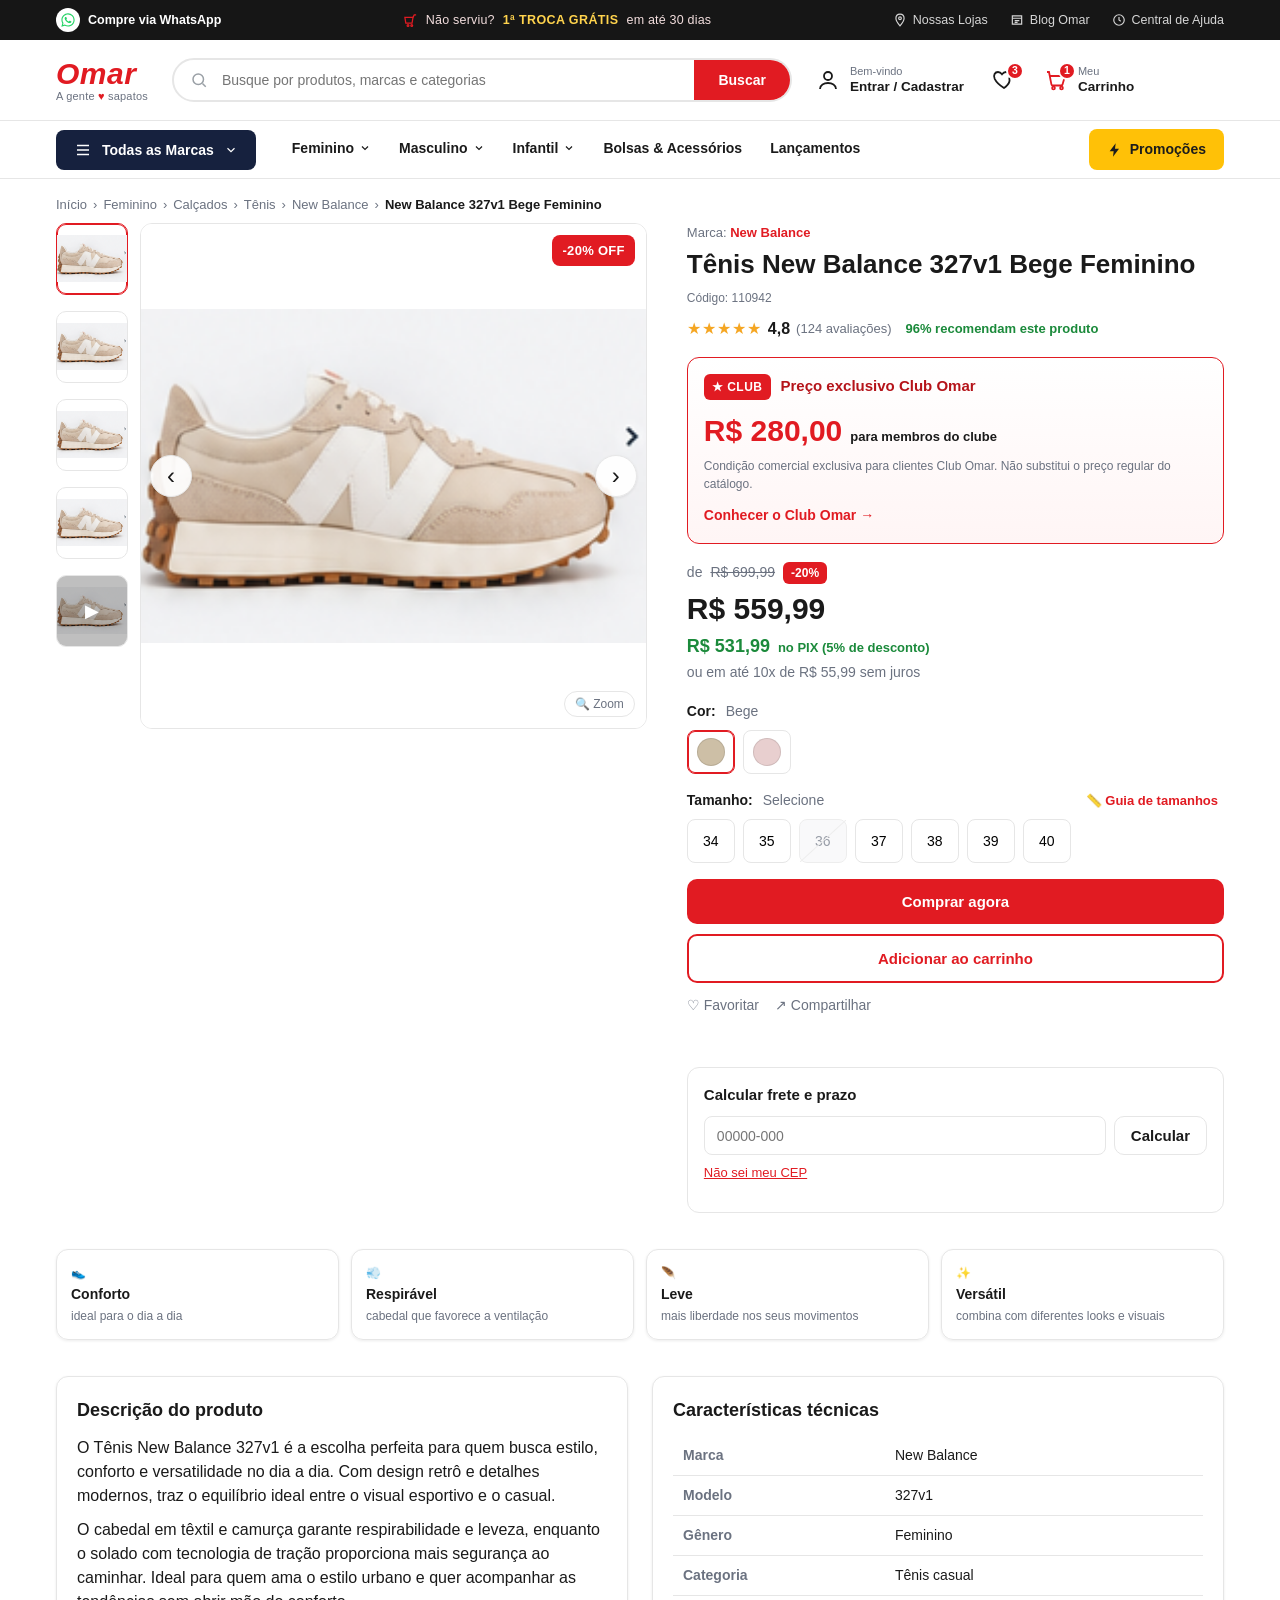
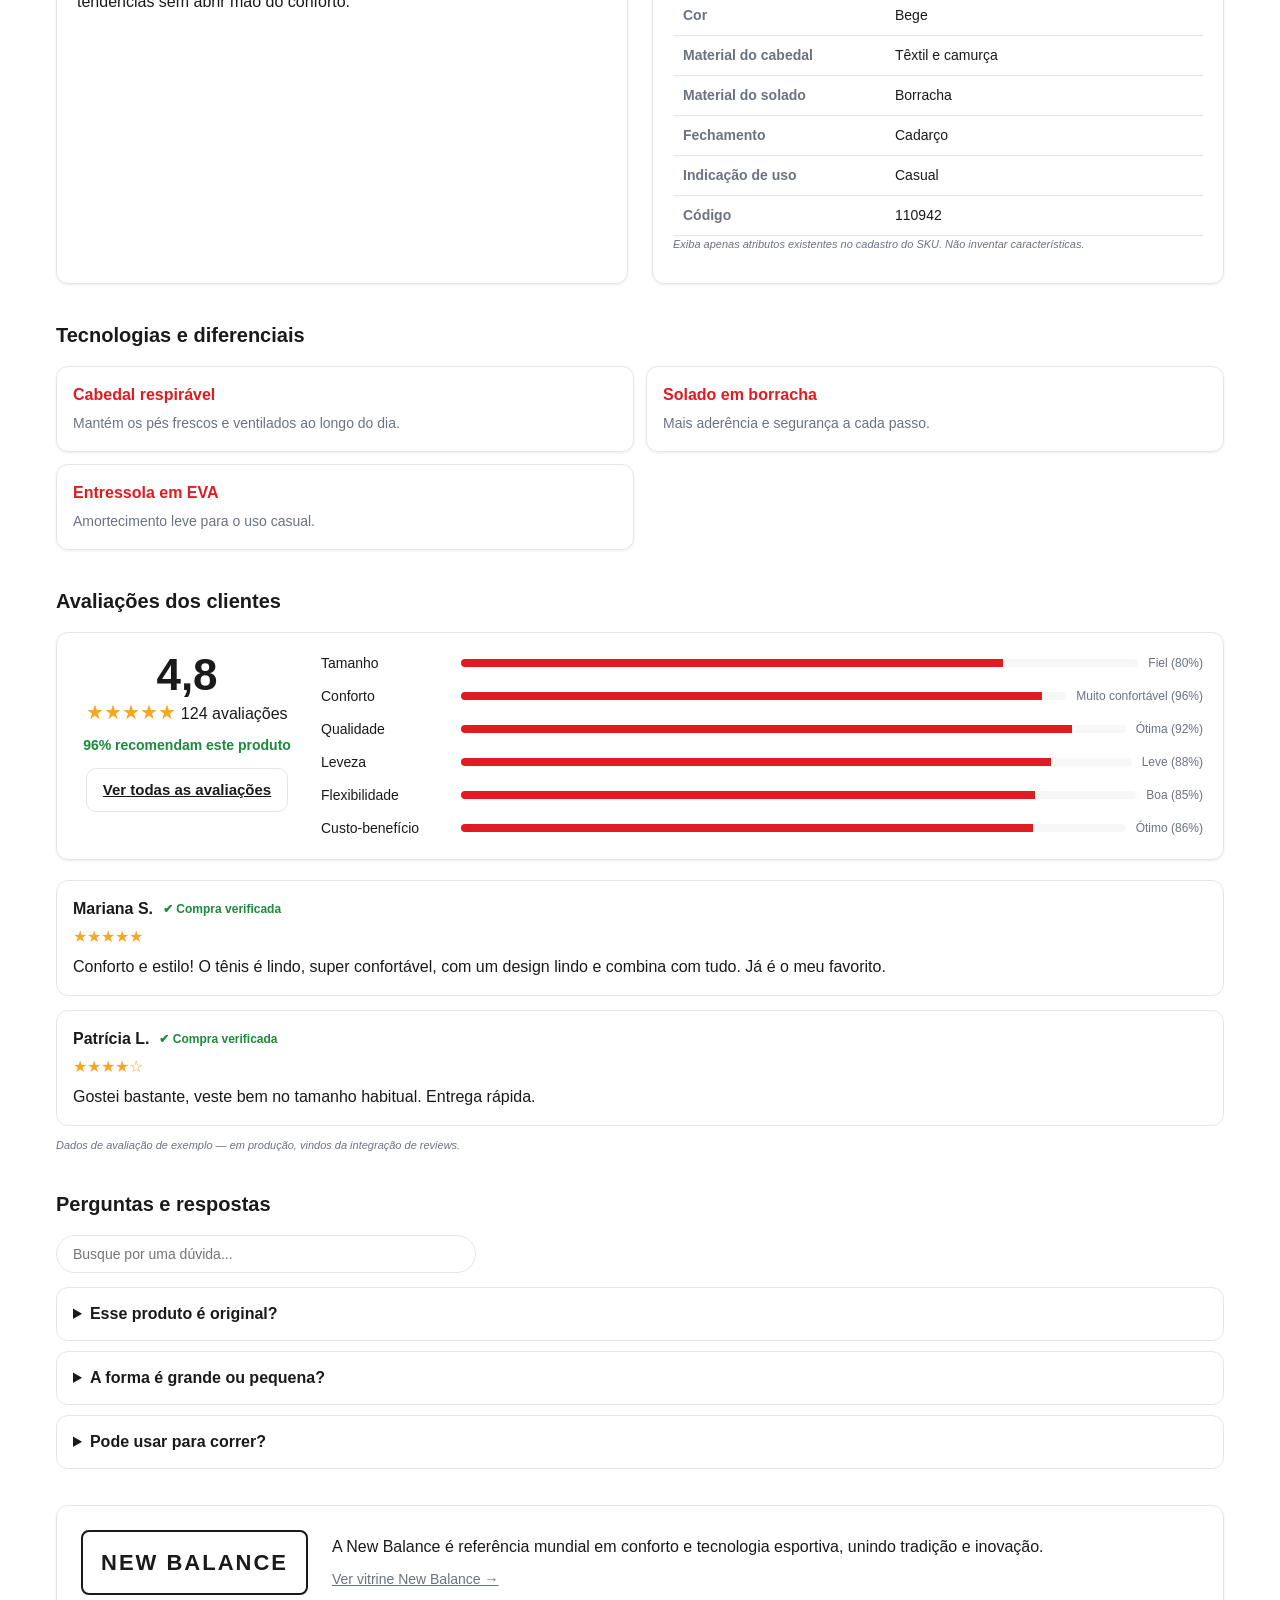
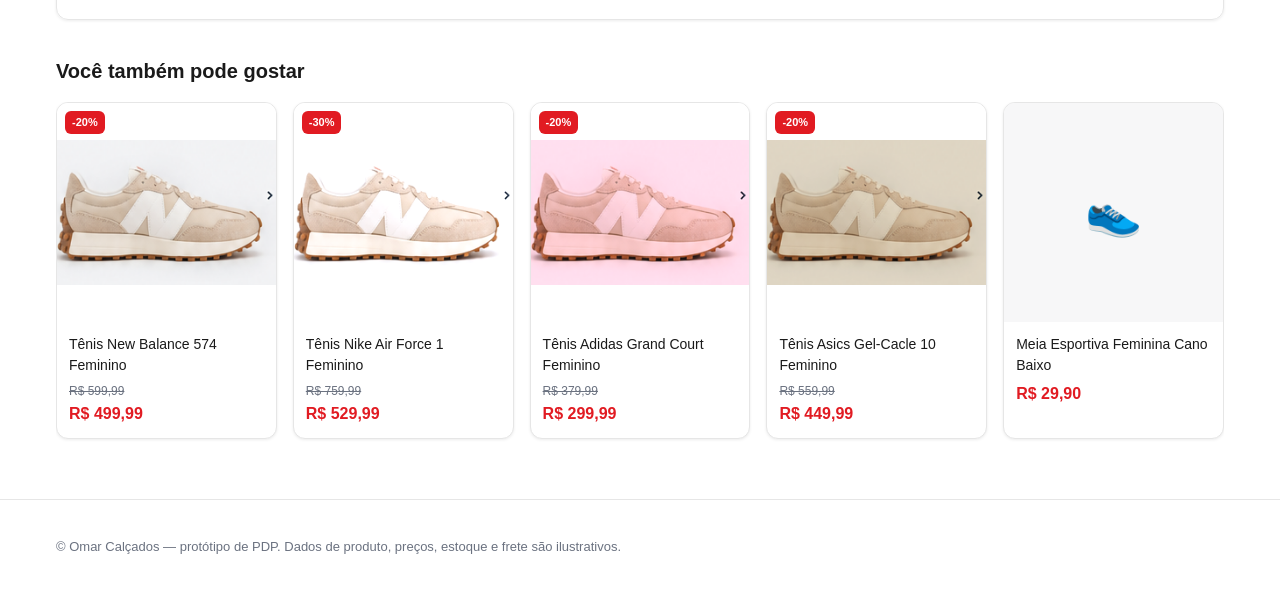
<file: index.html>
<!DOCTYPE html>
<html lang="pt-BR">
<head>
  <meta charset="UTF-8" />
  <meta name="viewport" content="width=device-width, initial-scale=1.0" />

  <!-- SEO: title e meta description específicos do produto (item 8) -->
  <title>Tênis New Balance 327v1 Bege Feminino | pdp.omar.prototipo1</title>
  <meta name="description" content="Tênis New Balance 327v1 bege feminino em têxtil e camurça. Conforto, leveza e estilo casual retrô. Confira preço, parcelamento e frete na Omar Calçados." />
  <meta name="theme-color" content="#E11B22" />

  <!-- Dados estruturados (item 4.12 / 8). Valores de exemplo do protótipo,
       a serem substituídos pelos dados reais do catálogo/VTEX em produção. -->
  <script type="application/ld+json">
  {
    "@context": "https://schema.org/",
    "@type": "Product",
    "name": "Tênis New Balance 327v1 Bege Feminino",
    "image": ["https://pdp.omar.prototipo1/nb327-bege-1.jpg"],
    "description": "Tênis New Balance 327v1 bege feminino em têxtil e camurça, com visual retrô e pisada leve.",
    "sku": "NB327V1-BEGE-37",
    "mpn": "110942",
    "brand": { "@type": "Brand", "name": "New Balance" },
    "offers": {
      "@type": "Offer",
      "url": "https://pdp.omar.prototipo1/nb327v1-bege",
      "priceCurrency": "BRL",
      "price": "559.99",
      "availability": "https://schema.org/InStock",
      "itemCondition": "https://schema.org/NewCondition"
    },
    "aggregateRating": {
      "@type": "AggregateRating",
      "ratingValue": "4.8",
      "reviewCount": "124"
    }
  }
  </script>
  <script type="application/ld+json">
  {
    "@context": "https://schema.org/",
    "@type": "BreadcrumbList",
    "itemListElement": [
      { "@type": "ListItem", "position": 1, "name": "Início", "item": "https://pdp.omar.prototipo1/" },
      { "@type": "ListItem", "position": 2, "name": "Feminino", "item": "https://pdp.omar.prototipo1/feminino" },
      { "@type": "ListItem", "position": 3, "name": "Calçados", "item": "https://pdp.omar.prototipo1/feminino/calcados" },
      { "@type": "ListItem", "position": 4, "name": "Tênis", "item": "https://pdp.omar.prototipo1/feminino/calcados/tenis" },
      { "@type": "ListItem", "position": 5, "name": "New Balance 327v1" }
    ]
  }
  </script>

  <link rel="stylesheet" href="styles.css?v=8" />
</head>
<body>
  <!-- Skip link (acessibilidade - item 7) -->
  <a class="skip-link" href="#conteudo-principal">Pular para o conteúdo principal</a>

  <!-- ===== Header da loja Omar ===== -->
  <header class="site-header" id="siteHeader">

    <!-- Barra superior (topbar) -->
    <div class="topbar">
      <div class="container topbar__inner">
        <a class="topbar__whats" href="#">
          <span class="topbar__ic" aria-hidden="true">
            <svg viewBox="0 0 24 24" width="16" height="16" fill="#25D366"><path d="M19.05 4.91A9.82 9.82 0 0 0 12.04 2C6.58 2 2.13 6.45 2.13 11.91c0 1.75.46 3.45 1.32 4.95L2 22l5.25-1.38a9.9 9.9 0 0 0 4.79 1.22h.01c5.46 0 9.9-4.45 9.9-9.91 0-2.65-1.03-5.14-2.9-7.02ZM12.04 20.15h-.01a8.2 8.2 0 0 1-4.19-1.15l-.3-.18-3.12.82.83-3.04-.2-.31a8.2 8.2 0 0 1-1.26-4.38c0-4.54 3.7-8.23 8.25-8.23a8.2 8.2 0 0 1 8.24 8.24c0 4.54-3.7 8.23-8.24 8.23Zm4.52-6.16c-.25-.12-1.47-.72-1.69-.81-.23-.08-.39-.12-.56.12-.17.25-.64.81-.79.98-.14.17-.29.19-.54.06-.25-.12-1.05-.39-1.99-1.23-.74-.66-1.23-1.47-1.38-1.72-.14-.25-.01-.38.11-.5.11-.11.25-.29.37-.43.12-.14.17-.25.25-.41.08-.17.04-.31-.02-.43-.06-.12-.56-1.34-.76-1.84-.2-.48-.41-.42-.56-.43h-.48c-.17 0-.43.06-.66.31-.23.25-.86.85-.86 2.07 0 1.22.89 2.4 1.01 2.56.12.17 1.75 2.67 4.23 3.74.59.26 1.05.41 1.41.52.59.19 1.13.16 1.56.1.48-.07 1.47-.6 1.68-1.18.21-.58.21-1.07.14-1.18-.06-.1-.22-.16-.47-.28Z"/></svg>
          </span>
          <span class="topbar__whats-txt">Compre via WhatsApp</span>
        </a>

        <p class="topbar__promo" role="status">
          <svg class="topbar__promo-ic" viewBox="0 0 24 24" width="15" height="15" fill="none" stroke="currentColor" stroke-width="2" aria-hidden="true"><path d="M3 7h13l-1.5 9h-10z"/><path d="M16 7l2-4h3"/><circle cx="8" cy="20" r="1.4"/><circle cx="14" cy="20" r="1.4"/></svg>
          Não serviu? <strong>1ª TROCA GRÁTIS</strong> em até 30 dias
        </p>

        <nav class="topbar__links" aria-label="Links institucionais">
          <a href="#"><svg viewBox="0 0 24 24" width="14" height="14" fill="none" stroke="currentColor" stroke-width="2" aria-hidden="true"><path d="M12 2C8 2 5 5 5 9c0 5 7 13 7 13s7-8 7-13c0-4-3-7-7-7Z"/><circle cx="12" cy="9" r="2.3"/></svg> Nossas Lojas</a>
          <a href="#"><svg viewBox="0 0 24 24" width="14" height="14" fill="none" stroke="currentColor" stroke-width="2" aria-hidden="true"><path d="M4 5h16v14H4z"/><path d="M4 9h16M8 13h8M8 16h5"/></svg> Blog Omar</a>
          <a href="#"><svg viewBox="0 0 24 24" width="14" height="14" fill="none" stroke="currentColor" stroke-width="2" aria-hidden="true"><circle cx="12" cy="12" r="9"/><path d="M12 7v5l3 2"/></svg> Central de Ajuda</a>
        </nav>
      </div>
    </div>

    <!-- Barra principal -->
    <div class="mainbar">
      <div class="container mainbar__inner">
        <button type="button" class="hamburger" id="menuToggle" aria-label="Abrir menu" aria-expanded="false" aria-controls="mainNav">
          <span></span><span></span><span></span>
        </button>

        <a class="brand-logo" href="#" aria-label="Omar Calçados - página inicial">
          <span class="brand-logo__mark">Omar</span>
          <span class="brand-logo__slogan">A gente <span class="brand-logo__heart">♥</span> sapatos</span>
        </a>

        <form class="searchbar" role="search" onsubmit="return false">
          <label for="siteSearch" class="sr-only">O que você procura?</label>
          <svg class="searchbar__lupa" viewBox="0 0 24 24" width="18" height="18" fill="none" stroke="#9aa0a6" stroke-width="2" aria-hidden="true"><circle cx="11" cy="11" r="7"/><line x1="21" y1="21" x2="16.65" y2="16.65"/></svg>
          <input type="search" id="siteSearch" placeholder="Busque por produtos, marcas e categorias" autocomplete="off" />
          <button type="submit" class="searchbar__btn">Buscar</button>
        </form>

        <nav class="header-actions" aria-label="Ações do usuário">
          <a href="#" class="action">
            <svg class="action__ic" viewBox="0 0 24 24" width="24" height="24" fill="none" stroke="currentColor" stroke-width="1.8" aria-hidden="true"><circle cx="12" cy="8" r="4"/><path d="M4 21c0-4 4-6 8-6s8 2 8 6"/></svg>
            <span class="action__text">
              <small>Bem-vindo</small>
              <strong>Entrar / Cadastrar</strong>
            </span>
          </a>

          <a href="#" class="action action--compact" aria-label="Favoritos">
            <span class="action__badge-wrap">
              <svg class="action__ic" viewBox="0 0 24 24" width="24" height="24" fill="none" stroke="currentColor" stroke-width="1.8" aria-hidden="true"><path d="M12 20s-7-4.5-9.3-9.2C1 7 3 4 6 4c2 0 3.2 1.2 4 2.3C10.8 5.2 12 4 14 4c3 0 5 3 3.3 6.8C19 15.5 12 20 12 20Z"/></svg>
              <span class="action__badge">3</span>
            </span>
          </a>

          <a href="#" class="action action--cart" aria-label="Carrinho, 1 item">
            <span class="action__badge-wrap">
              <svg class="action__ic" viewBox="0 0 24 24" width="24" height="24" fill="none" stroke="currentColor" stroke-width="1.8" aria-hidden="true"><path d="M3 4h2l2.4 12.3a1.5 1.5 0 0 0 1.5 1.2h8.2a1.5 1.5 0 0 0 1.5-1.2L21 8H6"/><circle cx="9.5" cy="20" r="1.4"/><circle cx="17.5" cy="20" r="1.4"/></svg>
              <span class="action__badge">1</span>
            </span>
            <span class="action__text">
              <small>Meu</small>
              <strong>Carrinho</strong>
            </span>
          </a>
        </nav>
      </div>
    </div>

    <!-- Barra de navegação -->
    <nav class="navbar" id="mainNav" aria-label="Categorias">
      <div class="container navbar__inner">
        <div class="navbar__brands-wrap has-mega">
          <button type="button" class="navbar__brands" aria-haspopup="true" aria-expanded="false">
            <svg viewBox="0 0 24 24" width="18" height="18" fill="none" stroke="currentColor" stroke-width="2" aria-hidden="true"><path d="M4 6h16M4 12h16M4 18h16"/></svg>
            Todas as Marcas
            <svg class="navbar__caret" viewBox="0 0 24 24" width="14" height="14" fill="none" stroke="currentColor" stroke-width="2" aria-hidden="true"><path d="M6 9l6 6 6-6"/></svg>
          </button>
          <!-- Mega-menu de marcas -->
          <div class="mega">
            <div class="mega__col">
              <h4>Esportivos</h4>
              <a href="#">Nike</a><a href="#">New Balance</a><a href="#">Adidas</a><a href="#">Asics</a><a href="#">Mizuno</a>
            </div>
            <div class="mega__col">
              <h4>Casual</h4>
              <a href="#">Vans</a><a href="#">Converse</a><a href="#">Lacoste</a><a href="#">Reserva</a>
            </div>
            <div class="mega__col">
              <h4>Feminino</h4>
              <a href="#">Vizzano</a><a href="#">Beira Rio</a><a href="#">Moleca</a><a href="#">Dakota</a>
            </div>
            <div class="mega__promo">
              <span class="mega__promo-tag">Destaque</span>
              <strong>New Balance 327v1</strong>
              <p>A partir de R$ 559,99</p>
              <a href="#" class="mega__promo-link">Ver coleção →</a>
            </div>
          </div>
        </div>

        <ul class="navbar__links">
          <li class="has-drop">
            <a href="feminino">Feminino <svg viewBox="0 0 24 24" width="12" height="12" fill="none" stroke="currentColor" stroke-width="2.4" aria-hidden="true"><path d="M6 9l6 6 6-6"/></svg></a>
            <div class="drop">
              <a href="#">Tênis</a><a href="#">Sandálias</a><a href="#">Sapatilhas</a><a href="#">Botas</a><a href="#">Rasteiras</a>
            </div>
          </li>
          <li class="has-drop">
            <a href="#">Masculino <svg viewBox="0 0 24 24" width="12" height="12" fill="none" stroke="currentColor" stroke-width="2.4" aria-hidden="true"><path d="M6 9l6 6 6-6"/></svg></a>
            <div class="drop">
              <a href="#">Tênis</a><a href="#">Casuais</a><a href="#">Chuteiras</a><a href="#">Botas</a><a href="#">Chinelos</a>
            </div>
          </li>
          <li class="has-drop">
            <a href="#">Infantil <svg viewBox="0 0 24 24" width="12" height="12" fill="none" stroke="currentColor" stroke-width="2.4" aria-hidden="true"><path d="M6 9l6 6 6-6"/></svg></a>
            <div class="drop">
              <a href="#">Meninos</a><a href="#">Meninas</a><a href="#">Bebês</a><a href="#">Escolar</a>
            </div>
          </li>
          <li><a href="#">Bolsas &amp; Acessórios</a></li>
          <li><a href="#">Lançamentos</a></li>
        </ul>

        <a href="#" class="navbar__promo">
          <svg viewBox="0 0 24 24" width="16" height="16" fill="currentColor" aria-hidden="true"><path d="M13 2 4 14h6l-1 8 9-12h-6l1-8Z"/></svg>
          Promoções
        </a>
      </div>
    </nav>
  </header>

  <main id="conteudo-principal" class="container">

    <!-- ===== 4.1 Breadcrumb ===== -->
    <nav class="breadcrumb" aria-label="Você está em">
      <ol>
        <li><a href="#">Início</a></li>
        <li><a href="feminino">Feminino</a></li>
        <li><a href="#">Calçados</a></li>
        <li><a href="#">Tênis</a></li>
        <li><a href="#">New Balance</a></li>
        <li aria-current="page">New Balance 327v1 Bege Feminino</li>
      </ol>
    </nav>

    <!-- ===== Área principal: galeria (esquerda) + bloco de compra (direita) ===== -->
    <section class="pdp-top">

      <!-- ===== 4.1 Galeria: miniaturas na lateral + imagem principal + setas ===== -->
      <div class="gallery" aria-label="Galeria de imagens do produto" aria-roledescription="carrossel">
        <ul class="gallery__thumbs" id="galleryThumbs" role="tablist" aria-label="Miniaturas do produto">
          <!-- miniaturas preenchidas via JS a partir da variação -->
        </ul>
        <div class="gallery__stage">
          <span class="gallery__badge" id="galleryBadge" aria-hidden="true"></span>
          <button type="button" class="gallery__zoom-hint" aria-hidden="true" tabindex="-1">🔍 Zoom</button>
          <figure class="gallery__main" id="galleryMain">
            <!-- imagem/vídeo principal via JS; com zoom e transição -->
          </figure>
          <button class="gallery__nav gallery__nav--prev" type="button" aria-label="Imagem anterior">‹</button>
          <button class="gallery__nav gallery__nav--next" type="button" aria-label="Próxima imagem">›</button>
          <!-- indicadores (dots) das imagens, preenchidos via JS -->
          <div class="gallery__dots" id="galleryDots" aria-hidden="true"></div>
        </div>
      </div>

      <!-- ===== 4.2 Informações principais e bloco de compra ===== -->
      <div class="buybox">
        <p class="buybox__brand">
          Marca: <a href="#" class="buybox__brand-link">New Balance</a>
        </p>

        <!-- H1 único da página (item 8) -->
        <h1 class="buybox__title">Tênis New Balance 327v1 Bege Feminino</h1>

        <p class="buybox__sku">Código: <span id="skuRef">110942</span></p>

        <!-- Avaliação resumida -->
        <div class="rating-row">
          <a href="#avaliacoes" class="rating-summary" aria-label="Avaliação média 4,8 de 5, 124 avaliações">
            <span class="rating-summary__stars" aria-hidden="true">★★★★★</span>
            <span class="rating-summary__value">4,8</span>
            <span class="rating-summary__count">(124 avaliações)</span>
          </a>
          <span class="rating-row__recommend">96% recomendam este produto</span>
        </div>

        <!-- ===== 5. Destaque Club Omar (valor vem de data.js: clubOmarPrice) ===== -->
        <div class="club-omar" aria-labelledby="clubOmarTitle">
          <div class="club-omar__head">
            <span class="club-omar__logo" aria-hidden="true">★ CLUB</span>
            <h2 id="clubOmarTitle" class="club-omar__title">Preço exclusivo Club Omar</h2>
          </div>
          <p class="club-omar__price">
            <span class="club-omar__amount">R$ 280,00</span>
            <span class="club-omar__tag">para membros do clube</span>
          </p>
          <p class="club-omar__note">
            Condição comercial exclusiva para clientes Club Omar. Não substitui o preço regular do catálogo.
          </p>
          <a href="#" class="club-omar__cta">Conhecer o Club Omar →</a>
          <!-- PENDENTE: elegibilidade do cliente, produtos elegíveis e aplicação do
               benefício no carrinho/checkout dependem da integração real (VTEX). -->
        </div>

        <!-- Preço regular do catálogo (dados reais em produção) -->
        <div class="price-box">
          <p class="price-box__old">
            de <s class="price-box__old-value">R$ 699,99</s>
            <span class="price-box__discount">-20%</span>
          </p>
          <p class="price-box__now">
            <strong class="price-box__value">R$ 559,99</strong>
          </p>
          <p class="price-box__pix">
            <strong class="price-box__pix-value">R$ 531,99</strong>
            <span class="price-box__pix-label">no PIX (5% de desconto)</span>
          </p>
          <p class="price-box__installments">ou em até 10x de R$ 55,99 sem juros</p>
        </div>

        <!-- Seleção de cor -->
        <fieldset class="selector" id="colorSelector">
          <legend class="selector__legend">Cor: <span id="colorChosen">Bege</span></legend>
          <div class="selector__options selector__options--color" role="radiogroup" aria-label="Cor"></div>
        </fieldset>

        <!-- Seleção de tamanho + guia de tamanhos -->
        <fieldset class="selector" id="sizeSelector">
          <legend class="selector__legend">
            Tamanho: <span id="sizeChosen">Selecione</span>
            <button type="button" class="selector__guide" id="openSizeGuide" aria-haspopup="dialog">
              📏 Guia de tamanhos
            </button>
          </legend>
          <div class="selector__options selector__options--size" role="radiogroup" aria-label="Tamanho"></div>
          <p class="selector__error" id="sizeError" role="alert" hidden>Selecione um tamanho para continuar.</p>
        </fieldset>

        <!-- CTAs -->
        <div class="buybox__actions">
          <button type="button" class="btn btn--buy" id="btnBuyNow">Comprar agora</button>
          <button type="button" class="btn btn--cart" id="btnAddCart">Adicionar ao carrinho</button>
        </div>
        <div class="buybox__secondary-actions">
          <button type="button" class="link-btn" id="btnFav">♡ Favoritar</button>
          <button type="button" class="link-btn" id="btnShare">↗ Compartilhar</button>
        </div>

        <!-- Status das ações (loading / erro / sucesso) -->
        <p class="action-status" id="actionStatus" role="status" aria-live="polite"></p>

        <!-- ===== 4.2 Consulta de CEP / frete ===== -->
        <div class="shipping" aria-labelledby="shippingTitle">
          <h2 id="shippingTitle" class="shipping__title">Calcular frete e prazo</h2>
          <form class="shipping__form" id="cepForm" novalidate>
            <label for="cepInput" class="sr-only">Digite seu CEP</label>
            <input type="text" id="cepInput" inputmode="numeric" maxlength="9" placeholder="00000-000" />
            <button type="submit" class="btn btn--outline">Calcular</button>
          </form>
          <a href="#" class="shipping__link">Não sei meu CEP</a>
          <ul class="shipping__results" id="shippingResults" aria-live="polite"></ul>
          <!-- PENDENTE: cálculo real de frete depende da integração logística (VTEX shipping). -->
        </div>
      </div>
    </section>

    <!-- ===== 4.3 Benefícios do produto ===== -->
    <section class="benefits" aria-label="Benefícios">
      <ul class="benefits__list">
        <li class="benefit-card"><span class="benefit-card__icon" aria-hidden="true">👟</span><strong>Conforto</strong><span>ideal para o dia a dia</span></li>
        <li class="benefit-card"><span class="benefit-card__icon" aria-hidden="true">💨</span><strong>Respirável</strong><span>cabedal que favorece a ventilação</span></li>
        <li class="benefit-card"><span class="benefit-card__icon" aria-hidden="true">🪶</span><strong>Leve</strong><span>mais liberdade nos seus movimentos</span></li>
        <li class="benefit-card"><span class="benefit-card__icon" aria-hidden="true">✨</span><strong>Versátil</strong><span>combina com diferentes looks e visuais</span></li>
      </ul>
    </section>

    <!-- ===== 4.4 Descrição + 4.5 Características + 4.6 Tecnologias ===== -->
    <section class="content-grid">
      <article class="content-card" id="descricao">
        <h2 class="content-card__title">Descrição do produto</h2>
        <p>O Tênis New Balance 327v1 é a escolha perfeita para quem busca estilo, conforto e versatilidade no dia a dia. Com design retrô e detalhes modernos, traz o equilíbrio ideal entre o visual esportivo e o casual.</p>
        <p>O cabedal em têxtil e camurça garante respirabilidade e leveza, enquanto o solado com tecnologia de tração proporciona mais segurança ao caminhar. Ideal para quem ama o estilo urbano e quer acompanhar as tendências sem abrir mão do conforto.</p>
      </article>

      <!-- 4.5 Características técnicas (somente atributos reais do cadastro) -->
      <article class="content-card" id="caracteristicas">
        <h2 class="content-card__title">Características técnicas</h2>
        <table class="specs">
          <tbody>
            <tr><th scope="row">Marca</th><td>New Balance</td></tr>
            <tr><th scope="row">Modelo</th><td>327v1</td></tr>
            <tr><th scope="row">Gênero</th><td>Feminino</td></tr>
            <tr><th scope="row">Categoria</th><td>Tênis casual</td></tr>
            <tr><th scope="row">Cor</th><td>Bege</td></tr>
            <tr><th scope="row">Material do cabedal</th><td>Têxtil e camurça</td></tr>
            <tr><th scope="row">Material do solado</th><td>Borracha</td></tr>
            <tr><th scope="row">Fechamento</th><td>Cadarço</td></tr>
            <tr><th scope="row">Indicação de uso</th><td>Casual</td></tr>
            <tr><th scope="row">Código</th><td>110942</td></tr>
          </tbody>
        </table>
        <p class="content-card__hint">Exiba apenas atributos existentes no cadastro do SKU. Não inventar características.</p>
      </article>
    </section>

    <!-- 4.6 Tecnologias e diferenciais -->
    <section class="tech" aria-label="Tecnologias e diferenciais">
      <h2 class="section-title">Tecnologias e diferenciais</h2>
      <ul class="tech__list">
        <li class="tech-card"><strong>Cabedal respirável</strong><span>Mantém os pés frescos e ventilados ao longo do dia.</span></li>
        <li class="tech-card"><strong>Solado em borracha</strong><span>Mais aderência e segurança a cada passo.</span></li>
        <li class="tech-card"><strong>Entressola em EVA</strong><span>Amortecimento leve para o uso casual.</span></li>
      </ul>
    </section>

    <!-- ===== 4.8 Avaliações ===== -->
    <section class="reviews" id="avaliacoes" aria-labelledby="reviewsTitle">
      <h2 id="reviewsTitle" class="section-title">Avaliações dos clientes</h2>
      <div class="reviews__summary">
        <div class="reviews__score">
          <strong>4,8</strong>
          <span class="reviews__stars" aria-hidden="true">★★★★★</span>
          <span>124 avaliações</span>
          <span class="reviews__recommend">96% recomendam este produto</span>
          <a href="#" class="btn btn--outline reviews__all">Ver todas as avaliações</a>
        </div>
        <ul class="reviews__attributes">
          <li><span>Tamanho</span><div class="bar"><i style="width:80%"></i></div><small>Fiel (80%)</small></li>
          <li><span>Conforto</span><div class="bar"><i style="width:96%"></i></div><small>Muito confortável (96%)</small></li>
          <li><span>Qualidade</span><div class="bar"><i style="width:92%"></i></div><small>Ótima (92%)</small></li>
          <li><span>Leveza</span><div class="bar"><i style="width:88%"></i></div><small>Leve (88%)</small></li>
          <li><span>Flexibilidade</span><div class="bar"><i style="width:85%"></i></div><small>Boa (85%)</small></li>
          <li><span>Custo-benefício</span><div class="bar"><i style="width:86%"></i></div><small>Ótimo (86%)</small></li>
        </ul>
      </div>
      <ul class="reviews__list">
        <li class="review">
          <p class="review__head"><strong>Mariana S.</strong> <span class="review__verified">✔ Compra verificada</span></p>
          <p class="review__stars" aria-hidden="true">★★★★★</p>
          <p>Conforto e estilo! O tênis é lindo, super confortável, com um design lindo e combina com tudo. Já é o meu favorito.</p>
        </li>
        <li class="review">
          <p class="review__head"><strong>Patrícia L.</strong> <span class="review__verified">✔ Compra verificada</span></p>
          <p class="review__stars" aria-hidden="true">★★★★☆</p>
          <p>Gostei bastante, veste bem no tamanho habitual. Entrega rápida.</p>
        </li>
      </ul>
      <p class="content-card__hint">Dados de avaliação de exemplo — em produção, vindos da integração de reviews.</p>
    </section>

    <!-- ===== 4.9 Perguntas e respostas ===== -->
    <section class="qa" aria-labelledby="qaTitle">
      <h2 id="qaTitle" class="section-title">Perguntas e respostas</h2>
      <form class="qa__search" role="search">
        <label for="qaSearch" class="sr-only">Buscar perguntas</label>
        <input type="search" id="qaSearch" placeholder="Busque por uma dúvida..." />
      </form>
      <details class="qa__item"><summary>Esse produto é original?</summary><p>Sim, todos os produtos da Omar Calçados são 100% originais, com nota fiscal e garantia da fabricante.</p></details>
      <details class="qa__item"><summary>A forma é grande ou pequena?</summary><p>A forma é normal. Recomendamos escolher seu tamanho habitual. Em caso de dúvida, consulte o guia de tamanhos.</p></details>
      <details class="qa__item"><summary>Pode usar para correr?</summary><p>É um modelo casual, indicado para o dia a dia. Para corrida, recomendamos modelos específicos de performance.</p></details>
    </section>

    <!-- ===== 4.10 Área da marca ===== -->
    <section class="brand-area" aria-label="Sobre a marca">
      <div class="brand-area__logo">NEW BALANCE</div>
      <div>
        <p>A New Balance é referência mundial em conforto e tecnologia esportiva, unindo tradição e inovação.</p>
        <a href="#" class="link-btn">Ver vitrine New Balance →</a>
      </div>
    </section>

    <!-- ===== 4.11 Produtos relacionados ===== -->
    <section class="related" aria-labelledby="relatedTitle">
      <h2 id="relatedTitle" class="section-title">Você também pode gostar</h2>
      <div class="related__carousel" id="relatedCarousel"></div>
    </section>
  </main>

  <footer class="site-footer">
    <div class="container">
      <p>© Omar Calçados — protótipo de PDP. Dados de produto, preços, estoque e frete são ilustrativos.</p>
    </div>
  </footer>

  <!-- ===== CTA fixo no mobile (item 7) ===== -->
  <div class="sticky-cta" id="stickyCta" aria-hidden="true">
    <div class="sticky-cta__price">
      <span>R$ 559,99</span><strong>Club Omar: R$ 280,00</strong>
    </div>
    <button type="button" class="btn btn--buy" id="stickyBuy">Comprar agora</button>
  </div>

  <!-- ===== 4.7 Guia de tamanhos (modal) ===== -->
  <div class="modal" id="sizeGuideModal" role="dialog" aria-modal="true" aria-labelledby="sizeGuideTitle" hidden>
    <div class="modal__backdrop" data-close></div>
    <div class="modal__panel" role="document">
      <div class="modal__head">
        <h2 id="sizeGuideTitle">Guia de tamanhos</h2>
        <button type="button" class="modal__close" data-close aria-label="Fechar">✕</button>
      </div>
      <h3 class="size-guide__subtitle">Como medir seu pé</h3>
      <ol class="size-guide__steps">
        <li>Apoie o pé sobre uma folha de papel.</li>
        <li>Marque o calcanhar e a ponta do dedo maior.</li>
        <li>Meça a distância e compare com a tabela abaixo.</li>
      </ol>
      <table class="specs">
        <thead><tr><th>BR</th><th>Comprimento do pé (cm)</th></tr></thead>
        <tbody>
          <tr><td>34</td><td>22,0 cm</td></tr>
          <tr><td>35</td><td>22,5 cm</td></tr>
          <tr><td>36</td><td>23,0 cm</td></tr>
          <tr><td>37</td><td>23,5 cm</td></tr>
          <tr><td>38</td><td>24,0 cm</td></tr>
          <tr><td>39</td><td>24,5 cm</td></tr>
          <tr><td>40</td><td>25,0 cm</td></tr>
        </tbody>
      </table>
      <p class="content-card__hint">Recomendação de forma: modelo fiel ao tamanho habitual. Tabela ilustrativa.</p>
    </div>
  </div>

  <script src="data.js?v=8"></script>
  <script src="app.js?v=8"></script>
</body>
</html>
</file>
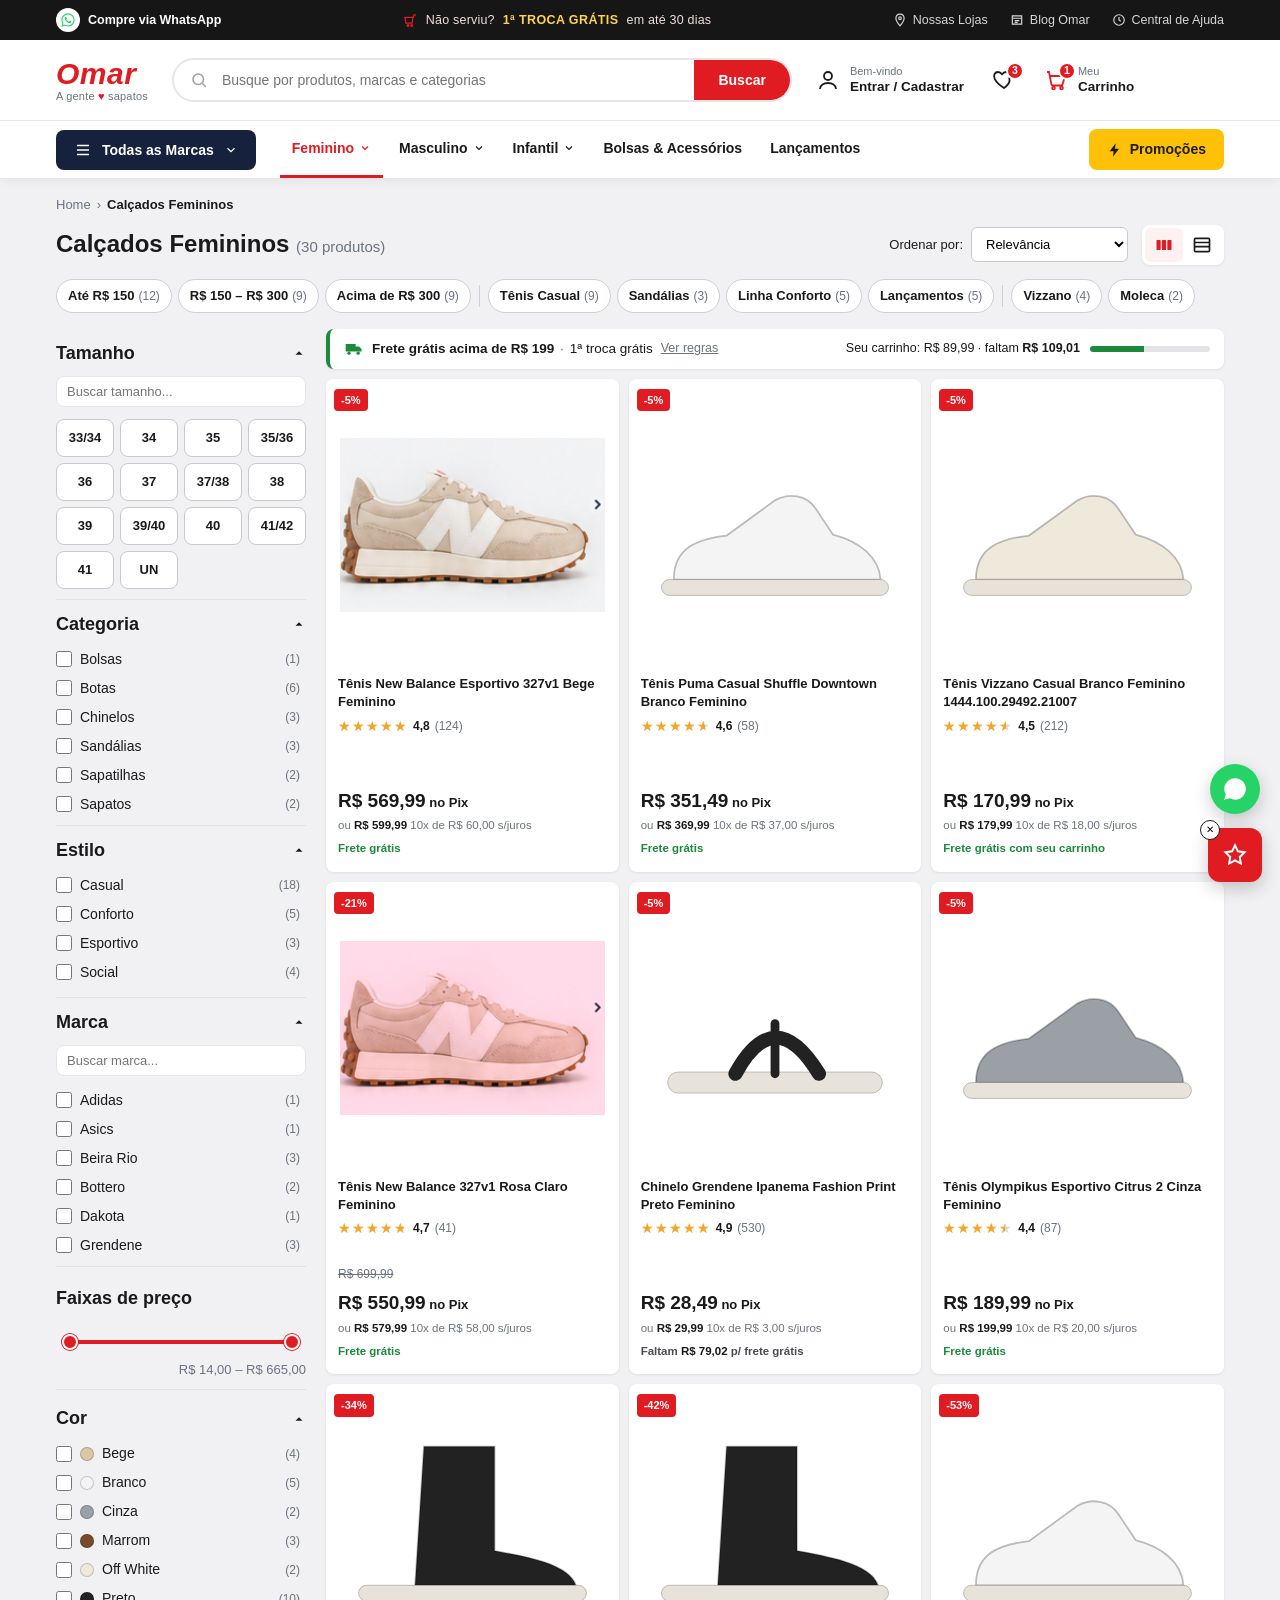
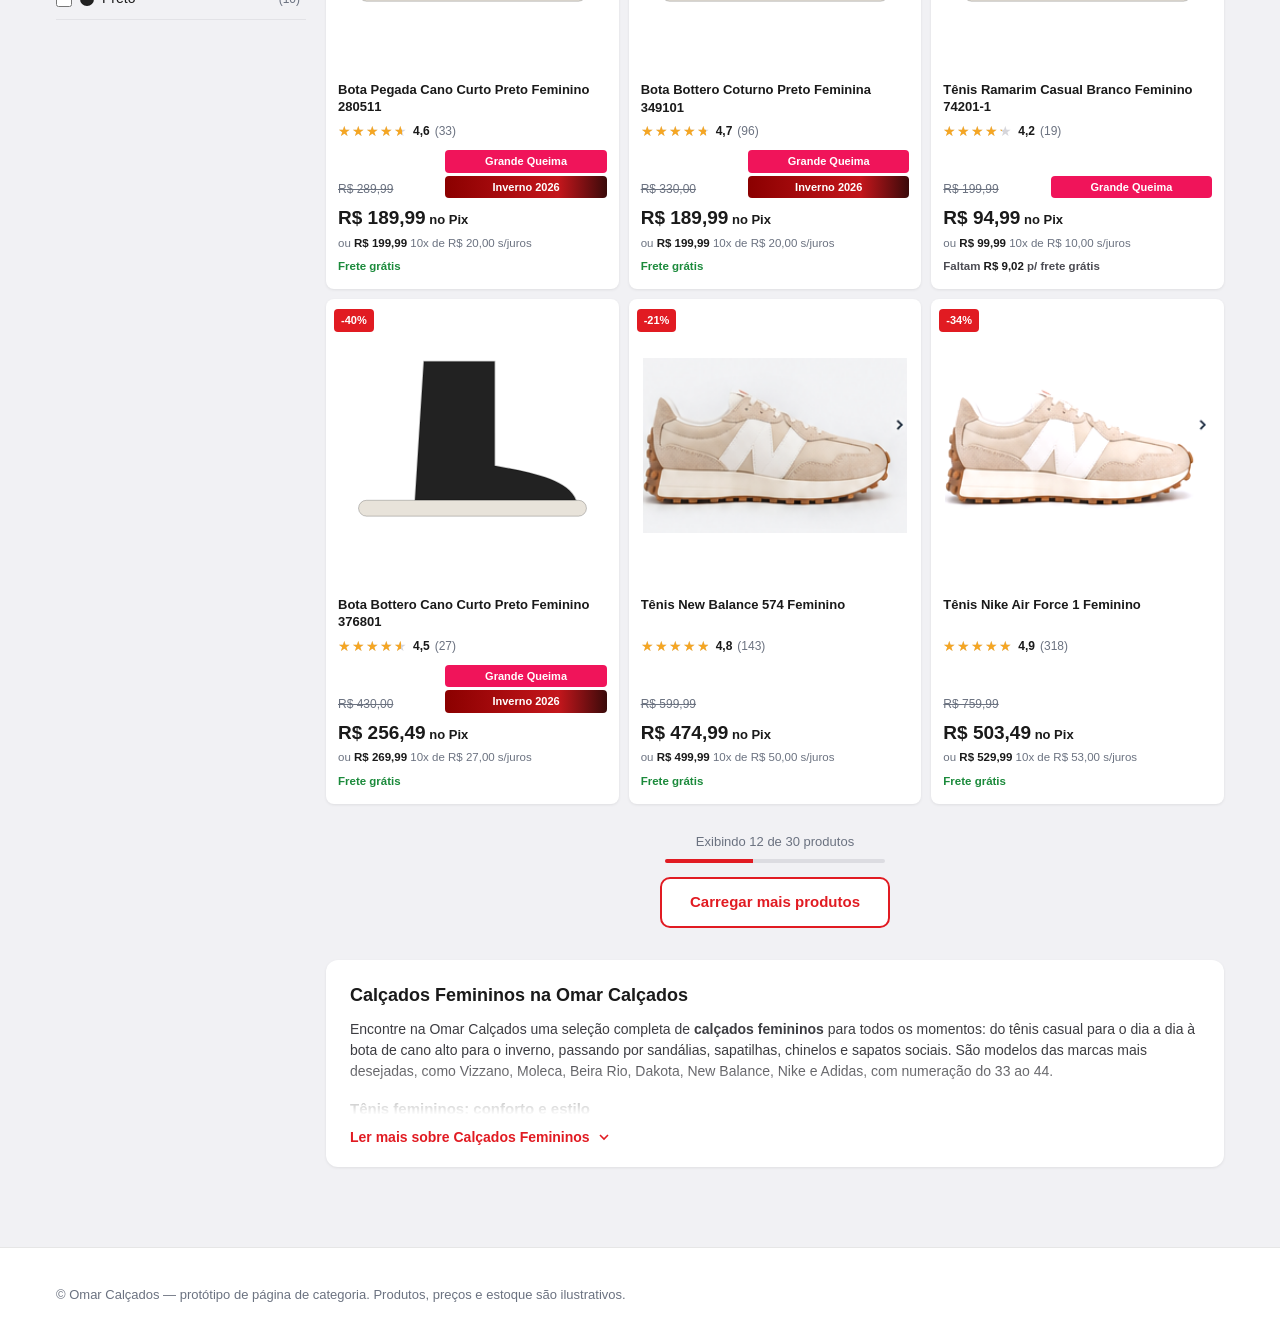
<file: categoria.html>
<!DOCTYPE html>
<html lang="pt-BR">
<head>
  <meta charset="UTF-8" />
  <meta name="viewport" content="width=device-width, initial-scale=1.0" />

  <!-- SEO da categoria. Title, description, canonical e robots são
       atualizados pelo categoria.js conforme a URL facetada.
       Em produção, devem vir renderizados no servidor (SSR). -->
  <title>Calçados Femininos: Tênis, Botas, Sandálias e mais | Omar Calçados</title>
  <meta name="description" id="metaDesc" content="Calçados femininos na Omar Calçados: tênis, botas, sandálias, sapatilhas e chinelos das melhores marcas. Frete grátis a partir de R$ 199 e 1ª troca grátis." />
  <meta name="robots" id="metaRobots" content="index, follow" />
  <meta name="theme-color" content="#E11B22" />
  <link rel="canonical" id="canonical" href="/feminino" />

  <!-- Raiz do site: "/" no servidor local e "/pdp-omar-prototipo1/" no GitHub Pages.
       A página é servida em /feminino, /feminino/tenis, /feminino/tenis/casual...,
       então CSS/JS/imagens são carregados a partir da raiz detectada. -->
  <script>
    (function () {
      var path = location.pathname;
      var i = path.indexOf("/feminino");
      var root = i >= 0 ? path.slice(0, i + 1) : path.replace(/[^\/]*$/, "");
      // Retorno do redirect do 404.html (GitHub Pages): restaura a URL amigável
      var back = new URLSearchParams(location.search).get("__p");
      if (back !== null) history.replaceState(null, "", root + back);
      window.OMAR_ROOT = root;
      document.write('<link rel="stylesheet" href="' + root + 'styles.css?v=8" />' +
                     '<link rel="stylesheet" href="' + root + 'categoria.css?v=5" />');
    })();
  </script>
</head>
<body class="plp-page">
  <a class="skip-link" href="#conteudo-principal">Pular para o conteúdo principal</a>

  <!-- ===== Header da loja Omar (mesmo da PDP) ===== -->
  <header class="site-header" id="siteHeader">

    <!-- Barra superior (topbar) -->
    <div class="topbar">
      <div class="container topbar__inner">
        <a class="topbar__whats" href="#">
          <span class="topbar__ic" aria-hidden="true">
            <svg viewBox="0 0 24 24" width="16" height="16" fill="#25D366"><path d="M19.05 4.91A9.82 9.82 0 0 0 12.04 2C6.58 2 2.13 6.45 2.13 11.91c0 1.75.46 3.45 1.32 4.95L2 22l5.25-1.38a9.9 9.9 0 0 0 4.79 1.22h.01c5.46 0 9.9-4.45 9.9-9.91 0-2.65-1.03-5.14-2.9-7.02ZM12.04 20.15h-.01a8.2 8.2 0 0 1-4.19-1.15l-.3-.18-3.12.82.83-3.04-.2-.31a8.2 8.2 0 0 1-1.26-4.38c0-4.54 3.7-8.23 8.25-8.23a8.2 8.2 0 0 1 8.24 8.24c0 4.54-3.7 8.23-8.24 8.23Zm4.52-6.16c-.25-.12-1.47-.72-1.69-.81-.23-.08-.39-.12-.56.12-.17.25-.64.81-.79.98-.14.17-.29.19-.54.06-.25-.12-1.05-.39-1.99-1.23-.74-.66-1.23-1.47-1.38-1.72-.14-.25-.01-.38.11-.5.11-.11.25-.29.37-.43.12-.14.17-.25.25-.41.08-.17.04-.31-.02-.43-.06-.12-.56-1.34-.76-1.84-.2-.48-.41-.42-.56-.43h-.48c-.17 0-.43.06-.66.31-.23.25-.86.85-.86 2.07 0 1.22.89 2.4 1.01 2.56.12.17 1.75 2.67 4.23 3.74.59.26 1.05.41 1.41.52.59.19 1.13.16 1.56.1.48-.07 1.47-.6 1.68-1.18.21-.58.21-1.07.14-1.18-.06-.1-.22-.16-.47-.28Z"/></svg>
          </span>
          <span class="topbar__whats-txt">Compre via WhatsApp</span>
        </a>

        <p class="topbar__promo" role="status">
          <svg class="topbar__promo-ic" viewBox="0 0 24 24" width="15" height="15" fill="none" stroke="currentColor" stroke-width="2" aria-hidden="true"><path d="M3 7h13l-1.5 9h-10z"/><path d="M16 7l2-4h3"/><circle cx="8" cy="20" r="1.4"/><circle cx="14" cy="20" r="1.4"/></svg>
          Não serviu? <strong>1ª TROCA GRÁTIS</strong> em até 30 dias
        </p>

        <nav class="topbar__links" aria-label="Links institucionais">
          <a href="#"><svg viewBox="0 0 24 24" width="14" height="14" fill="none" stroke="currentColor" stroke-width="2" aria-hidden="true"><path d="M12 2C8 2 5 5 5 9c0 5 7 13 7 13s7-8 7-13c0-4-3-7-7-7Z"/><circle cx="12" cy="9" r="2.3"/></svg> Nossas Lojas</a>
          <a href="#"><svg viewBox="0 0 24 24" width="14" height="14" fill="none" stroke="currentColor" stroke-width="2" aria-hidden="true"><path d="M4 5h16v14H4z"/><path d="M4 9h16M8 13h8M8 16h5"/></svg> Blog Omar</a>
          <a href="#"><svg viewBox="0 0 24 24" width="14" height="14" fill="none" stroke="currentColor" stroke-width="2" aria-hidden="true"><circle cx="12" cy="12" r="9"/><path d="M12 7v5l3 2"/></svg> Central de Ajuda</a>
        </nav>
      </div>
    </div>

    <!-- Barra principal -->
    <div class="mainbar">
      <div class="container mainbar__inner">
        <button type="button" class="hamburger" id="menuToggle" aria-label="Abrir menu" aria-expanded="false" aria-controls="mainNav">
          <span></span><span></span><span></span>
        </button>

        <a class="brand-logo" href="/" aria-label="Omar Calçados - página inicial">
          <span class="brand-logo__mark">Omar</span>
          <span class="brand-logo__slogan">A gente <span class="brand-logo__heart">♥</span> sapatos</span>
        </a>

        <form class="searchbar" role="search" onsubmit="return false">
          <label for="siteSearch" class="sr-only">O que você procura?</label>
          <svg class="searchbar__lupa" viewBox="0 0 24 24" width="18" height="18" fill="none" stroke="#9aa0a6" stroke-width="2" aria-hidden="true"><circle cx="11" cy="11" r="7"/><line x1="21" y1="21" x2="16.65" y2="16.65"/></svg>
          <input type="search" id="siteSearch" placeholder="Busque por produtos, marcas e categorias" autocomplete="off" />
          <button type="submit" class="searchbar__btn">Buscar</button>
        </form>

        <nav class="header-actions" aria-label="Ações do usuário">
          <a href="#" class="action">
            <svg class="action__ic" viewBox="0 0 24 24" width="24" height="24" fill="none" stroke="currentColor" stroke-width="1.8" aria-hidden="true"><circle cx="12" cy="8" r="4"/><path d="M4 21c0-4 4-6 8-6s8 2 8 6"/></svg>
            <span class="action__text">
              <small>Bem-vindo</small>
              <strong>Entrar / Cadastrar</strong>
            </span>
          </a>

          <a href="#" class="action action--compact" aria-label="Favoritos">
            <span class="action__badge-wrap">
              <svg class="action__ic" viewBox="0 0 24 24" width="24" height="24" fill="none" stroke="currentColor" stroke-width="1.8" aria-hidden="true"><path d="M12 20s-7-4.5-9.3-9.2C1 7 3 4 6 4c2 0 3.2 1.2 4 2.3C10.8 5.2 12 4 14 4c3 0 5 3 3.3 6.8C19 15.5 12 20 12 20Z"/></svg>
              <span class="action__badge" id="favCount">3</span>
            </span>
          </a>

          <a href="#" class="action action--cart" aria-label="Carrinho, 1 item">
            <span class="action__badge-wrap">
              <svg class="action__ic" viewBox="0 0 24 24" width="24" height="24" fill="none" stroke="currentColor" stroke-width="1.8" aria-hidden="true"><path d="M3 4h2l2.4 12.3a1.5 1.5 0 0 0 1.5 1.2h8.2a1.5 1.5 0 0 0 1.5-1.2L21 8H6"/><circle cx="9.5" cy="20" r="1.4"/><circle cx="17.5" cy="20" r="1.4"/></svg>
              <span class="action__badge" id="cartCount">1</span>
            </span>
            <span class="action__text">
              <small>Meu</small>
              <strong>Carrinho</strong>
            </span>
          </a>
        </nav>
      </div>
    </div>

    <!-- Barra de navegação -->
    <nav class="navbar" id="mainNav" aria-label="Categorias">
      <div class="container navbar__inner">
        <div class="navbar__brands-wrap has-mega">
          <button type="button" class="navbar__brands" aria-haspopup="true" aria-expanded="false">
            <svg viewBox="0 0 24 24" width="18" height="18" fill="none" stroke="currentColor" stroke-width="2" aria-hidden="true"><path d="M4 6h16M4 12h16M4 18h16"/></svg>
            Todas as Marcas
            <svg class="navbar__caret" viewBox="0 0 24 24" width="14" height="14" fill="none" stroke="currentColor" stroke-width="2" aria-hidden="true"><path d="M6 9l6 6 6-6"/></svg>
          </button>
          <div class="mega">
            <div class="mega__col">
              <h4>Esportivos</h4>
              <a href="#">Nike</a><a href="#">New Balance</a><a href="#">Adidas</a><a href="#">Asics</a><a href="#">Mizuno</a>
            </div>
            <div class="mega__col">
              <h4>Casual</h4>
              <a href="#">Vans</a><a href="#">Converse</a><a href="#">Lacoste</a><a href="#">Reserva</a>
            </div>
            <div class="mega__col">
              <h4>Feminino</h4>
              <a href="#">Vizzano</a><a href="#">Beira Rio</a><a href="#">Moleca</a><a href="#">Dakota</a>
            </div>
            <div class="mega__promo">
              <span class="mega__promo-tag">Destaque</span>
              <strong>New Balance 327v1</strong>
              <p>A partir de R$ 559,99</p>
              <a href="/index.html" class="mega__promo-link">Ver coleção →</a>
            </div>
          </div>
        </div>

        <ul class="navbar__links">
          <li class="has-drop is-current">
            <a href="/feminino" aria-current="page">Feminino <svg viewBox="0 0 24 24" width="12" height="12" fill="none" stroke="currentColor" stroke-width="2.4" aria-hidden="true"><path d="M6 9l6 6 6-6"/></svg></a>
            <div class="drop">
              <a href="/feminino/tenis">Tênis</a><a href="/feminino/sandalias">Sandálias</a><a href="/feminino/sapatilhas">Sapatilhas</a><a href="/feminino/botas">Botas</a><a href="/feminino/chinelos">Chinelos</a>
            </div>
          </li>
          <li class="has-drop">
            <a href="#">Masculino <svg viewBox="0 0 24 24" width="12" height="12" fill="none" stroke="currentColor" stroke-width="2.4" aria-hidden="true"><path d="M6 9l6 6 6-6"/></svg></a>
            <div class="drop">
              <a href="#">Tênis</a><a href="#">Casuais</a><a href="#">Chuteiras</a><a href="#">Botas</a><a href="#">Chinelos</a>
            </div>
          </li>
          <li class="has-drop">
            <a href="#">Infantil <svg viewBox="0 0 24 24" width="12" height="12" fill="none" stroke="currentColor" stroke-width="2.4" aria-hidden="true"><path d="M6 9l6 6 6-6"/></svg></a>
            <div class="drop">
              <a href="#">Meninos</a><a href="#">Meninas</a><a href="#">Bebês</a><a href="#">Escolar</a>
            </div>
          </li>
          <li><a href="#">Bolsas &amp; Acessórios</a></li>
          <li><a href="#">Lançamentos</a></li>
        </ul>

        <a href="#" class="navbar__promo">
          <svg viewBox="0 0 24 24" width="16" height="16" fill="currentColor" aria-hidden="true"><path d="M13 2 4 14h6l-1 8 9-12h-6l1-8Z"/></svg>
          Promoções
        </a>
      </div>
    </nav>
  </header>

  <main id="conteudo-principal" class="container plp">

    <!-- Breadcrumb com Schema.org BreadcrumbList (microdata).
         Itens extras (categoria/estilo) são acrescentados pelo JS conforme a URL. -->
    <nav class="breadcrumb" aria-label="Você está em">
      <ol id="breadcrumbList" itemscope itemtype="https://schema.org/BreadcrumbList">
        <li itemprop="itemListElement" itemscope itemtype="https://schema.org/ListItem">
          <a itemprop="item" href="/"><span itemprop="name">Home</span></a>
          <meta itemprop="position" content="1" />
        </li>
        <li itemprop="itemListElement" itemscope itemtype="https://schema.org/ListItem" aria-current="page">
          <span itemprop="name">Calçados Femininos</span>
          <link itemprop="item" href="/feminino" />
          <meta itemprop="position" content="2" />
        </li>
      </ol>
    </nav>

    <!-- H1 dinâmico + ordenação -->
    <div class="plp-head">
      <h1 id="catTitle" class="plp-head__title">
        <span id="catName">Calçados Femininos</span>
        <span class="plp-head__total" id="catTotal">(30 produtos)</span>
      </h1>

      <div class="results__controls">
        <button type="button" class="filters-open" id="filtersOpen" aria-controls="filters" aria-expanded="false">
          <svg viewBox="0 0 24 24" width="18" height="18" fill="none" stroke="currentColor" stroke-width="2" aria-hidden="true"><path d="M4 6h16M7 12h10M10 18h4"/></svg>
          Filtrar <span class="filters-open__n" id="filtersOpenCount"></span>
        </button>

        <label class="sort">
          <span class="sort__label">Ordenar por:</span>
          <select id="sortSelect">
            <option value="relevancia">Relevância</option>
            <option value="menor">Menor preço</option>
            <option value="maior">Maior preço</option>
            <option value="desconto">Maior desconto</option>
            <option value="avaliacao">Mais bem avaliados</option>
            <option value="novos">Lançamentos</option>
            <option value="az">Nome (A-Z)</option>
          </select>
        </label>

        <div class="view-toggle" role="group" aria-label="Modo de exibição">
          <button type="button" class="view-toggle__btn" data-view="grid" aria-pressed="true" aria-label="Exibir em grade">
            <svg viewBox="0 0 24 24" width="20" height="20" fill="currentColor" aria-hidden="true"><rect x="3" y="6" width="5" height="12" rx="1"/><rect x="9.5" y="6" width="5" height="12" rx="1"/><rect x="16" y="6" width="5" height="12" rx="1"/></svg>
          </button>
          <button type="button" class="view-toggle__btn" data-view="list" aria-pressed="false" aria-label="Exibir em lista">
            <svg viewBox="0 0 24 24" width="20" height="20" fill="none" stroke="currentColor" stroke-width="2" aria-hidden="true"><rect x="3" y="4" width="18" height="16" rx="1.5"/><path d="M3 9h18M3 14h18"/></svg>
          </button>
        </div>
      </div>
    </div>

    <!-- Filtros sugeridos (chips) -->
    <div class="qchips" id="quickFilters" role="group" aria-label="Filtros sugeridos"></div>

    <!-- Anúncio de resultados para leitores de tela -->
    <p class="sr-only" id="resultStatus" role="status" aria-live="polite"></p>

    <div class="plp__layout">

      <!-- ===== Filtros (sidebar no desktop / gaveta no mobile) ===== -->
      <aside class="filters" id="filters" aria-labelledby="filtersTitle">
        <div class="filters__head">
          <h2 id="filtersTitle" class="filters__title">Filtrar</h2>
          <button type="button" class="filters__close" id="filtersClose" aria-label="Fechar filtros">✕</button>
        </div>

        <div class="filters__scroll">
          <!-- Filtros ativos -->
          <div class="active-filters" id="activeFilters" hidden>
            <div class="active-filters__head">
              <strong>Filtros aplicados</strong>
              <button type="button" class="link-btn" id="clearAll">Limpar tudo</button>
            </div>
            <ul class="active-filters__list" id="activeList"></ul>
          </div>

          <!-- Facetas (geradas via JS) -->
          <div id="facets"></div>

          <!-- Faixa de preço -->
          <section class="facet" aria-labelledby="priceTitle">
            <h3 class="facet__title facet__title--static" id="priceTitle">Faixas de preço</h3>
            <div class="price-range">
              <div class="price-range__track" id="priceTrack"><span class="price-range__fill" id="priceFill"></span></div>
              <label class="sr-only" for="priceMin">Preço mínimo</label>
              <input type="range" id="priceMin" class="price-range__input" step="100" />
              <label class="sr-only" for="priceMax">Preço máximo</label>
              <input type="range" id="priceMax" class="price-range__input" step="100" />
            </div>
            <p class="price-range__values" id="priceValues"></p>
          </section>

          <!-- Cor (gerada via JS) -->
          <div id="facetsBottom"></div>
        </div>

        <div class="filters__foot">
          <button type="button" class="btn btn--buy" id="filtersApply">Ver produtos</button>
        </div>
      </aside>
      <div class="filters-backdrop" id="filtersBackdrop" hidden></div>

      <!-- ===== Listagem ===== -->
      <section class="results" aria-labelledby="productsTitle">
        <h2 class="sr-only" id="productsTitle">Produtos</h2>

        <!-- Faixa informativa de frete grátis + progresso do carrinho (não é filtro) -->
        <aside class="ship-bar" aria-label="Benefícios de entrega">
          <p class="ship-bar__info">
            <svg viewBox="0 0 24 24" width="20" height="20" fill="currentColor" aria-hidden="true"><path d="M2 6h12v9H2zM14 9h4l3 3v3h-7z"/><circle cx="6" cy="17" r="2"/><circle cx="17" cy="17" r="2"/></svg>
            <span><strong>Frete grátis acima de R$ 199</strong> <span class="ship-bar__dot" aria-hidden="true">·</span> 1ª troca grátis</span>
            <a href="#" class="ship-bar__rules">Ver regras</a>
          </p>
          <div class="ship-bar__progress">
            <p class="ship-bar__status" id="shipStatus" role="status" aria-live="polite"></p>
            <div class="ship-bar__track" aria-hidden="true"><i id="shipFill"></i></div>
          </div>
        </aside>
        <ul class="plp-grid" id="plpGrid"></ul>

        <div class="plp-empty" id="plpEmpty" hidden>
          <p><strong>Nenhum produto encontrado</strong> com os filtros selecionados.</p>
          <button type="button" class="btn btn--outline" id="emptyClear">Limpar filtros</button>
        </div>

        <div class="plp-more" id="plpMore">
          <p class="plp-more__info" id="moreInfo"></p>
          <div class="plp-more__bar" aria-hidden="true"><i id="moreBar"></i></div>
          <!-- Link real (?pagina=N) para ser rastreável; o JS carrega sem recarregar a página -->
          <a href="/feminino?pagina=2" class="btn btn--outline plp-more__btn" id="loadMore">Carregar mais produtos</a>
        </div>

        <!-- Bloco de conteúdo SEO (texto fica no HTML mesmo recolhido, para indexação) -->
        <section class="seo-text" aria-labelledby="seoTitle">
          <h2 id="seoTitle" class="seo-text__title">Calçados Femininos na Omar Calçados</h2>
          <div class="seo-text__content" id="seoContent">
            <p>Encontre na Omar Calçados uma seleção completa de <strong>calçados femininos</strong> para todos os momentos: do tênis casual para o dia a dia à bota de cano alto para o inverno, passando por sandálias, sapatilhas, chinelos e sapatos sociais. São modelos das marcas mais desejadas, como Vizzano, Moleca, Beira Rio, Dakota, New Balance, Nike e Adidas, com numeração do 33 ao 44.</p>

            <h3>Tênis femininos: conforto e estilo</h3>
            <p>Os <a href="/feminino/tenis">tênis femininos</a> são coringas no guarda-roupa. Os modelos <a href="/feminino/tenis/casual">tênis casual feminino</a> combinam com jeans, vestidos e looks de trabalho, enquanto os <a href="/feminino/tenis/esportivo">tênis esportivos</a> oferecem amortecimento e leveza para caminhada e academia.</p>

            <h3>Botas femininas para o inverno 2026</h3>
            <p>Coturnos, botas de cano curto e de cano alto são tendência na estação. As <a href="/feminino/botas">botas femininas</a> da Omar têm opções em couro e sintético, com salto bloco, tratorado ou anabela, para unir proteção e elegância.</p>

            <h3>Sandálias, rasteiras e chinelos</h3>
            <p>Para os dias quentes, escolha entre <a href="/feminino/sandalias">sandálias femininas</a> de salto bloco, rasteiras práticas e <a href="/feminino/chinelos">chinelos</a> confortáveis. A <a href="/feminino?estilo=conforto">linha conforto</a> reúne modelos com palmilha anatômica e solado macio para usar o dia todo.</p>

            <h3>Como escolher o tamanho certo</h3>
            <p>Use o filtro de tamanho na lateral para ver apenas os modelos disponíveis na sua numeração. Em caso de dúvida, consulte o guia de tamanhos na página do produto. E se não servir, a 1ª troca é grátis em até 30 dias.</p>

            <h3>Vantagens de comprar na Omar Calçados</h3>
            <ul>
              <li>Frete grátis em compras a partir de R$ 199;</li>
              <li>5% de desconto no Pix e parcelamento em até 10x sem juros;</li>
              <li>1ª troca grátis e produtos 100% originais com nota fiscal.</li>
            </ul>
          </div>
          <button type="button" class="seo-text__toggle" id="seoToggle" aria-expanded="false" aria-controls="seoContent">
            Ler mais sobre Calçados Femininos
            <svg viewBox="0 0 24 24" width="16" height="16" fill="none" stroke="currentColor" stroke-width="2.4" aria-hidden="true"><path d="M6 9l6 6 6-6"/></svg>
          </button>
        </section>
      </section>
    </div>
  </main>

  <footer class="site-footer">
    <div class="container">
      <p>© Omar Calçados — protótipo de página de categoria. Produtos, preços e estoque são ilustrativos.</p>
    </div>
  </footer>

  <!-- Botões flutuantes -->
  <div class="floaters">
    <a href="#" class="floater floater--whats" aria-label="Fale conosco pelo WhatsApp">
      <svg viewBox="0 0 24 24" width="26" height="26" fill="#fff" aria-hidden="true"><path d="M19.05 4.91A9.82 9.82 0 0 0 12.04 2C6.58 2 2.13 6.45 2.13 11.91c0 1.75.46 3.45 1.32 4.95L2 22l5.25-1.38a9.9 9.9 0 0 0 4.79 1.22h.01c5.46 0 9.9-4.45 9.9-9.91 0-2.65-1.03-5.14-2.9-7.02Zm-2.49 9.08c-.25-.12-1.47-.72-1.69-.81-.23-.08-.39-.12-.56.12-.17.25-.64.81-.79.98-.14.17-.29.19-.54.06-.25-.12-1.05-.39-1.99-1.23-.74-.66-1.23-1.47-1.38-1.72-.14-.25-.01-.38.11-.5.11-.11.25-.29.37-.43.12-.14.17-.25.25-.41.08-.17.04-.31-.02-.43-.06-.12-.56-1.34-.76-1.84-.2-.48-.41-.42-.56-.43h-.48c-.17 0-.43.06-.66.31-.23.25-.86.85-.86 2.07 0 1.22.89 2.4 1.01 2.56.12.17 1.75 2.67 4.23 3.74 1.47.64 2.05.69 2.79.58.48-.07 1.47-.6 1.68-1.18.21-.58.21-1.07.14-1.18-.06-.1-.22-.16-.47-.28Z"/></svg>
    </a>
    <div class="floater-club" id="floaterClub">
      <button type="button" class="floater-club__close" id="floaterClubClose" aria-label="Fechar atalho do Club Omar">✕</button>
      <a href="#" class="floater floater--club" aria-label="Conheça o Club Omar">
        <svg viewBox="0 0 24 24" width="26" height="26" fill="none" stroke="#fff" stroke-width="1.8" aria-hidden="true"><path d="m12 3 2.7 5.6 6.1.9-4.4 4.3 1 6.1L12 17l-5.4 2.9 1-6.1-4.4-4.3 6.1-.9z"/></svg>
      </a>
    </div>
  </div>

  <script>
    document.write('<script src="' + OMAR_ROOT + 'categoria-data.js?v=5"><\/script>' +
                   '<script src="' + OMAR_ROOT + 'categoria.js?v=5"><\/script>');
  </script>
</body>
</html>
</file>
<file: styles.css>
/* ============================================================
   PDP Omar Calçados — estilos
   Identidade: fundo branco, vermelho Omar como cor de ação.
   Nunca usar amarelo como cor principal dos botões de compra.
   ============================================================ */

:root {
  --omar-red: #E11B22;
  --omar-red-dark: #B5141A;
  --ink: #1a1a1a;
  --muted: #6b7280;
  --line: #e6e6e6;
  --bg: #ffffff;
  --bg-soft: #f7f7f8;
  --radius: 12px;
  --shadow: 0 1px 3px rgba(0,0,0,.08);
  --green: #1b8a3b;
  --max: 1200px;
}

* { box-sizing: border-box; }

html { scroll-behavior: smooth; }

body {
  margin: 0;
  font-family: "Segoe UI", Roboto, Helvetica, Arial, sans-serif;
  color: var(--ink);
  background: var(--bg);
  line-height: 1.5;
}

.container { max-width: var(--max); margin: 0 auto; padding: 0 16px; }

/* Acessibilidade */
.sr-only {
  position: absolute; width: 1px; height: 1px; padding: 0; margin: -1px;
  overflow: hidden; clip: rect(0,0,0,0); white-space: nowrap; border: 0;
}
.skip-link {
  position: absolute; left: 8px; top: -48px; background: var(--omar-red);
  color: #fff; padding: 10px 16px; border-radius: 6px; z-index: 1000;
  transition: top .2s;
}
.skip-link:focus { top: 8px; }

/* Foco visível em toda a página */
a:focus-visible, button:focus-visible, input:focus-visible,
[role="radio"]:focus-visible, summary:focus-visible {
  outline: 3px solid var(--omar-red);
  outline-offset: 2px;
}

a { color: var(--ink); }

/* ===== Header (recriação do cabeçalho da Omar) ===== */
/* Tokens de espaçamento do header (consistência) */
:root {
  --h-gap: 24px;          /* espaçamento horizontal padrão entre blocos */
  --h-pad-y: 18px;        /* respiro vertical da barra principal */
  --navy: #16213e;        /* azul-marinho institucional */
  --navy-2: #1f2d52;
  --topbar-bg: #161616;
}

.site-header { background: #fff; position: relative; z-index: 100; }

/* ---------- Topbar ---------- */
.topbar { background: var(--topbar-bg); color: #e9e9e9; font-size: 12.5px; }
.topbar__inner { display: flex; align-items: center; gap: var(--h-gap); min-height: 40px; }
.topbar__whats {
  display: inline-flex; align-items: center; gap: 8px; color: #fff; text-decoration: none;
  font-weight: 600; white-space: nowrap; padding: 6px 0; transition: opacity .15s;
}
.topbar__whats:hover { opacity: .85; }
.topbar__ic { display: inline-flex; background: #fff; border-radius: 50%; width: 24px; height: 24px; align-items: center; justify-content: center; }

.topbar__promo {
  flex: 1; display: flex; align-items: center; justify-content: center; gap: 8px;
  margin: 0; letter-spacing: .2px; color: #f3dede;
}
.topbar__promo-ic { color: var(--omar-red); flex: 0 0 auto; }
.topbar__promo strong { color: #ffd34d; font-weight: 800; letter-spacing: .4px; }

.topbar__links { display: flex; gap: 22px; white-space: nowrap; }
.topbar__links a { color: #d6d6d6; text-decoration: none; display: inline-flex; align-items: center; gap: 6px; transition: color .15s; }
.topbar__links a:hover { color: #fff; }
.topbar__links a:hover svg { stroke: var(--omar-red); }

/* ---------- Barra principal ---------- */
.mainbar__inner { display: flex; align-items: center; gap: var(--h-gap); padding: var(--h-pad-y) 16px; }

.hamburger { display: none; flex-direction: column; justify-content: center; gap: 4px; width: 40px; height: 40px; background: transparent; border: 0; cursor: pointer; padding: 8px; }
.hamburger span { display: block; height: 2px; background: var(--ink); border-radius: 2px; transition: transform .25s, opacity .2s; }

.brand-logo { text-decoration: none; display: flex; flex-direction: column; gap: 2px; line-height: 1; flex: 0 0 auto; }
.brand-logo__mark { color: var(--omar-red); font-weight: 800; font-size: 30px; font-style: italic; letter-spacing: .5px; }
.brand-logo__slogan { color: var(--muted); font-size: 11px; letter-spacing: .2px; }
.brand-logo__heart { color: var(--omar-red); }

.searchbar { flex: 1; display: flex; align-items: center; max-width: 620px; border: 2px solid var(--line); border-radius: 999px; overflow: hidden; background: #fff; transition: border-color .18s, box-shadow .18s; }
.searchbar:focus-within { border-color: var(--omar-red); box-shadow: 0 0 0 4px rgba(225,27,34,.12); }
.searchbar__lupa { margin-left: 16px; flex: 0 0 auto; }
.searchbar input { flex: 1; border: 0; padding: 12px 14px; font-size: 14px; outline: none; background: transparent; }
.searchbar__btn { border: 0; background: var(--omar-red); color: #fff; padding: 0 24px; align-self: stretch; cursor: pointer; font-size: 14px; font-weight: 700; transition: background .15s; }
.searchbar__btn:hover { background: var(--omar-red-dark); }

.header-actions { display: flex; align-items: center; gap: var(--h-gap); flex: 0 0 auto; }
.action { display: inline-flex; align-items: center; gap: 10px; text-decoration: none; color: var(--ink); transition: color .15s; }
.action:hover { color: var(--omar-red); }
.action__ic { flex: 0 0 auto; }
.action__text { display: flex; flex-direction: column; line-height: 1.2; }
.action__text small { font-size: 11px; color: var(--muted); }
.action__text strong { font-size: 13.5px; font-weight: 700; }
.action--compact { padding: 4px; }
.action__badge-wrap { position: relative; display: inline-flex; }
.action__badge { position: absolute; top: -6px; right: -8px; background: var(--omar-red); color: #fff; font-size: 10.5px; font-weight: 700; border-radius: 999px; min-width: 18px; height: 18px; display: flex; align-items: center; justify-content: center; padding: 0 4px; border: 2px solid #fff; }
.action--cart .action__ic { color: var(--omar-red); }

/* ---------- Barra de navegação ---------- */
.navbar { border-top: 1px solid var(--line); border-bottom: 1px solid var(--line); background: #fff; }
.navbar__inner { display: flex; align-items: stretch; gap: var(--h-gap); padding: 0 16px; }

.navbar__brands-wrap { position: relative; display: flex; align-items: center; }
.navbar__brands {
  display: inline-flex; align-items: center; gap: 10px; background: var(--navy); color: #fff;
  border: 0; border-radius: 8px; padding: 11px 18px; font-size: 14px; font-weight: 700; cursor: pointer;
  margin: 8px 0; transition: background .15s;
}
.navbar__brands:hover { background: var(--navy-2); }
.navbar__caret { transition: transform .2s; }
.navbar__brands-wrap:hover .navbar__caret { transform: rotate(180deg); }

/* Mega-menu de marcas */
.mega {
  position: absolute; top: 100%; left: 0; z-index: 120;
  display: grid; grid-template-columns: repeat(3, 150px) 200px; gap: 24px;
  background: #fff; border: 1px solid var(--line); border-radius: 12px; padding: 22px 24px;
  box-shadow: 0 16px 40px rgba(0,0,0,.14);
  opacity: 0; visibility: hidden; transform: translateY(8px); transition: opacity .18s, transform .18s, visibility .18s;
}
.navbar__brands-wrap:hover .mega,
.navbar__brands-wrap:focus-within .mega { opacity: 1; visibility: visible; transform: translateY(0); }
.mega__col h4 { font-size: 12px; text-transform: uppercase; letter-spacing: .6px; color: var(--muted); margin: 0 0 10px; }
.mega__col a { display: block; color: var(--ink); text-decoration: none; font-size: 14px; padding: 5px 0; transition: color .12s, padding-left .12s; }
.mega__col a:hover { color: var(--omar-red); padding-left: 4px; }
.mega__promo { background: linear-gradient(160deg, #fff5f5, #ffe9e9); border-radius: 10px; padding: 16px; display: flex; flex-direction: column; gap: 4px; }
.mega__promo-tag { align-self: flex-start; background: var(--omar-red); color: #fff; font-size: 10px; font-weight: 800; padding: 3px 8px; border-radius: 5px; letter-spacing: .5px; }
.mega__promo strong { font-size: 15px; margin-top: 4px; }
.mega__promo p { margin: 0; font-size: 13px; color: var(--muted); }
.mega__promo-link { color: var(--omar-red); font-weight: 700; font-size: 13px; text-decoration: none; margin-top: auto; }

.navbar__links { list-style: none; display: flex; align-items: stretch; gap: 4px; margin: 0; padding: 0; flex: 1; }
.navbar__links > li { position: relative; display: flex; align-items: center; }
.navbar__links > li > a { display: inline-flex; align-items: center; gap: 5px; text-decoration: none; color: var(--ink); font-size: 14px; font-weight: 600; padding: 16px 12px; border-bottom: 3px solid transparent; transition: color .15s, border-color .15s; }
.navbar__links > li > a:hover { color: var(--omar-red); border-bottom-color: var(--omar-red); }
.navbar__links > li > a svg { transition: transform .2s; }
.navbar__links > li.has-drop:hover > a svg { transform: rotate(180deg); }

/* Dropdown de categoria */
.drop {
  position: absolute; top: 100%; left: 0; min-width: 200px; z-index: 120;
  background: #fff; border: 1px solid var(--line); border-radius: 10px; padding: 8px;
  box-shadow: 0 14px 34px rgba(0,0,0,.12);
  opacity: 0; visibility: hidden; transform: translateY(8px); transition: opacity .16s, transform .16s, visibility .16s;
}
.has-drop:hover .drop, .has-drop:focus-within .drop { opacity: 1; visibility: visible; transform: translateY(0); }
.drop a { display: block; color: var(--ink); text-decoration: none; font-size: 14px; padding: 9px 12px; border-radius: 7px; transition: background .12s, color .12s; }
.drop a:hover { background: var(--bg-soft); color: var(--omar-red); }

.navbar__promo {
  display: inline-flex; align-items: center; gap: 7px; background: #ffc107; color: #1c1c1c;
  text-decoration: none; border-radius: 8px; padding: 10px 18px; font-size: 14px; font-weight: 800;
  margin: 8px 0; align-self: center; transition: background .15s, transform .1s;
}
.navbar__promo:hover { background: #ffb300; transform: translateY(-1px); }

/* ===== Breadcrumb ===== */
.breadcrumb { padding: 16px 0 8px; }
.breadcrumb ol { list-style: none; display: flex; flex-wrap: wrap; gap: 6px; padding: 0; margin: 0; font-size: 13px; color: var(--muted); }
.breadcrumb li:not(:last-child)::after { content: "›"; margin-left: 6px; color: var(--muted); }
.breadcrumb a { color: var(--muted); text-decoration: none; }
.breadcrumb a:hover { color: var(--omar-red); }
.breadcrumb [aria-current="page"] { color: var(--ink); font-weight: 600; }

/* ===== Layout principal (2 colunas desktop) ===== */
.pdp-top { display: grid; grid-template-columns: 1.1fr 1fr; gap: 40px; align-items: start; }

/* ===== 4.1 Galeria: miniaturas na lateral + imagem principal ===== */
.gallery { display: grid; grid-template-columns: 72px 1fr; gap: 12px; position: sticky; top: 16px; align-items: start; }
.gallery__thumbs { list-style: none; margin: 0; padding: 0; display: flex; flex-direction: column; gap: 10px; }
.gallery__thumb {
  position: relative; width: 72px; height: 72px; border: 1px solid var(--line);
  border-radius: 10px; overflow: hidden; cursor: pointer; background: #fff; padding: 0;
}
.gallery__thumb[aria-selected="true"] { border-color: var(--omar-red); box-shadow: inset 0 0 0 1px var(--omar-red); }
.gallery__thumb img { width: 100%; height: 100%; object-fit: contain; display: block; }
.gallery__thumb-play {
  position: absolute; inset: 0; display: flex; align-items: center; justify-content: center;
  background: rgba(0,0,0,.25); color: #fff; font-size: 18px;
}
.gallery__stage { position: relative; touch-action: pan-y; }
.gallery__media { transition: opacity .25s ease, transform .25s ease; }
.gallery__media--enter { opacity: 0; transform: translateX(8px); }
.gallery__badge {
  position: absolute; top: 12px; right: 12px; z-index: 3;
  background: var(--omar-red); color: #fff; font-weight: 800; font-size: 13px;
  padding: 6px 10px; border-radius: 8px; letter-spacing: .3px;
}
.gallery__badge:empty { display: none; }
.gallery__zoom-hint {
  position: absolute; bottom: 12px; right: 12px; z-index: 3;
  background: rgba(255,255,255,.92); border: 1px solid var(--line); color: var(--muted);
  font-size: 12px; padding: 5px 10px; border-radius: 999px; cursor: default; pointer-events: none;
}
.gallery__main {
  margin: 0; border: 1px solid var(--line); border-radius: var(--radius);
  background: var(--bg-soft); aspect-ratio: 1/1; overflow: hidden;
  display: flex; align-items: center; justify-content: center;
}
.gallery__main img { width: 100%; height: 100%; object-fit: contain; background: #fff; cursor: zoom-in; }
.gallery__main.is-zoomed img { transform: scale(1.8); cursor: zoom-out; }
.gallery__main video { width: 100%; height: 100%; object-fit: contain; background: #fff; }

/* Setas discretas, sempre visíveis, no padrão da Omar */
.gallery__nav {
  position: absolute; top: 50%; transform: translateY(-50%); z-index: 4;
  background: rgba(255,255,255,.92); border: 1px solid var(--line); border-radius: 50%;
  width: 42px; height: 42px; font-size: 24px; line-height: 1; color: var(--ink);
  cursor: pointer; display: flex; align-items: center; justify-content: center;
  box-shadow: var(--shadow); transition: background .15s, color .15s, border-color .15s;
}
.gallery__nav:hover { background: var(--omar-red); color: #fff; border-color: var(--omar-red); }
.gallery__nav--prev { left: 10px; }
.gallery__nav--next { right: 10px; }

/* Indicadores (dots) — ocultos no desktop (miniaturas já cumprem o papel) */
.gallery__dots { display: none; position: absolute; left: 0; right: 0; bottom: 10px; justify-content: center; gap: 6px; z-index: 4; }
.gallery__dot { width: 8px; height: 8px; padding: 0; border-radius: 50%; border: 0; background: rgba(0,0,0,.25); cursor: pointer; }
.gallery__dot.is-active { background: var(--omar-red); }

/* ===== 4.2 Buybox ===== */
.buybox__brand { font-size: 13px; color: var(--muted); margin: 0 0 6px; }
.buybox__brand-link { color: var(--omar-red); font-weight: 600; text-decoration: none; }
.buybox__title { font-size: 26px; line-height: 1.25; margin: 0 0 8px; text-align: left; }
.buybox__sku { font-size: 12px; color: var(--muted); margin: 0 0 10px; }

.rating-row { display: flex; align-items: center; gap: 14px; flex-wrap: wrap; margin-bottom: 16px; }
.rating-summary { display: inline-flex; align-items: center; gap: 6px; text-decoration: none; }
.rating-summary__stars { color: #f5a623; letter-spacing: 1px; }
.rating-summary__value { font-weight: 700; }
.rating-summary__count { color: var(--muted); font-size: 13px; }
.rating-row__recommend { color: var(--green); font-size: 13px; font-weight: 600; }

/* ===== 5. Club Omar ===== */
.club-omar {
  border: 1.5px solid var(--omar-red); border-radius: var(--radius);
  background: linear-gradient(180deg, #fff 0%, #fff5f5 100%);
  padding: 16px; margin: 4px 0 18px;
}
.club-omar__head { display: flex; align-items: center; gap: 10px; margin-bottom: 8px; }
.club-omar__logo { background: var(--omar-red); color: #fff; font-weight: 800; font-size: 12px; padding: 4px 8px; border-radius: 6px; letter-spacing: .5px; }
.club-omar__title { font-size: 15px; margin: 0; color: var(--omar-red-dark); }
.club-omar__price { margin: 0 0 4px; display: flex; align-items: baseline; gap: 8px; flex-wrap: wrap; }
.club-omar__amount { font-size: 30px; font-weight: 800; color: var(--omar-red); }
.club-omar__tag { font-size: 13px; color: var(--ink); font-weight: 600; }
.club-omar__note { font-size: 12px; color: var(--muted); margin: 4px 0 10px; }
.club-omar__cta { display: inline-block; font-weight: 700; color: var(--omar-red); text-decoration: none; font-size: 14px; }
.club-omar__cta:hover { text-decoration: underline; }

/* ===== Preço regular ===== */
.price-box { margin-bottom: 18px; }
.price-box__old { margin: 0; color: var(--muted); font-size: 14px; display: flex; align-items: center; gap: 8px; }
.price-box__now { margin: 2px 0; display: flex; align-items: baseline; gap: 10px; flex-wrap: wrap; }
.price-box__value { font-size: 30px; font-weight: 800; }
.price-box__discount { background: var(--omar-red); color: #fff; font-weight: 700; font-size: 12px; padding: 2px 8px; border-radius: 6px; }
.price-box__pix { margin: 2px 0; display: flex; align-items: baseline; gap: 8px; flex-wrap: wrap; }
.price-box__pix-value { font-size: 18px; color: var(--green); }
.price-box__pix-label { font-size: 13px; color: var(--green); font-weight: 600; }
.price-box__installments { margin: 2px 0 0; color: var(--muted); font-size: 14px; }

/* ===== Seletores ===== */
.selector { border: 0; padding: 0; margin: 0 0 16px; }
.selector__legend { font-weight: 600; font-size: 14px; padding: 0; margin-bottom: 8px; display: flex; align-items: center; gap: 10px; width: 100%; }
.selector__legend span { color: var(--muted); font-weight: 400; }
.selector__guide { margin-left: auto; background: transparent; border: 0; color: var(--omar-red); cursor: pointer; font-size: 13px; font-weight: 600; }
.selector__options { display: flex; flex-wrap: wrap; gap: 8px; }

.chip {
  min-width: 48px; height: 44px; padding: 0 12px; border: 1px solid var(--line);
  border-radius: 8px; background: #fff; cursor: pointer; font-size: 14px;
  display: inline-flex; align-items: center; justify-content: center;
}
.chip[aria-checked="true"] { border-color: var(--omar-red); color: var(--omar-red); font-weight: 700; box-shadow: inset 0 0 0 1px var(--omar-red); }
.chip[aria-disabled="true"] { color: var(--muted); background: var(--bg-soft); cursor: not-allowed; position: relative; opacity: .7; }
.chip[aria-disabled="true"]::after { content: ""; position: absolute; inset: 0; background: linear-gradient(to top left, transparent calc(50% - 1px), var(--line) 50%, transparent calc(50% + 1px)); }
.chip--color { width: 44px; padding: 0; overflow: hidden; }
.chip--color span { width: 28px; height: 28px; border-radius: 50%; display: block; border: 1px solid rgba(0,0,0,.1); }

.selector__error { color: var(--omar-red); font-size: 13px; margin: 8px 0 0; }

/* ===== Botões ===== */
.btn { border: 0; border-radius: 10px; padding: 14px 18px; font-size: 15px; font-weight: 700; cursor: pointer; width: 100%; transition: background .15s, transform .05s; }
.btn:active { transform: translateY(1px); }
.btn--buy { background: var(--omar-red); color: #fff; }
.btn--buy:hover { background: var(--omar-red-dark); }
.btn--cart { background: #fff; color: var(--omar-red); border: 2px solid var(--omar-red); }
.btn--cart:hover { background: #fff5f5; }
.btn--outline { width: auto; background: #fff; color: var(--ink); border: 1px solid var(--line); padding: 10px 16px; }
.btn[aria-busy="true"] { opacity: .7; cursor: progress; }

.buybox__actions { display: grid; gap: 10px; margin-bottom: 10px; }
.buybox__secondary-actions { display: flex; gap: 16px; margin-bottom: 16px; }
.link-btn { background: transparent; border: 0; color: var(--muted); cursor: pointer; font-size: 14px; padding: 4px 0; }
.link-btn:hover { color: var(--omar-red); }
.link-btn.is-active { color: var(--omar-red); font-weight: 700; }

.action-status { min-height: 20px; font-size: 14px; margin: 0 0 14px; }
.action-status.is-success { color: var(--green); }
.action-status.is-error { color: var(--omar-red); }

/* ===== Frete ===== */
.shipping { border: 1px solid var(--line); border-radius: var(--radius); padding: 16px; }
.shipping__title { font-size: 15px; margin: 0 0 10px; }
.shipping__form { display: flex; gap: 8px; }
.shipping__form input { flex: 1; border: 1px solid var(--line); border-radius: 8px; padding: 10px 12px; font-size: 14px; }
.shipping__link { display: inline-block; margin-top: 8px; font-size: 13px; color: var(--omar-red); }
.shipping__results { list-style: none; margin: 12px 0 0; padding: 0; }
.shipping__results li { display: flex; justify-content: space-between; padding: 8px 0; border-top: 1px solid var(--line); font-size: 14px; }

/* ===== 4.3 Benefícios ===== */
.benefits { margin: 36px 0; }
.benefits__list { list-style: none; display: grid; grid-template-columns: repeat(4,1fr); gap: 12px; padding: 0; margin: 0; }
.benefit-card { border: 1px solid var(--line); border-radius: var(--radius); padding: 14px; display: flex; flex-direction: column; gap: 2px; box-shadow: var(--shadow); }
.benefit-card__icon { font-size: 22px; }
.benefit-card strong { font-size: 14px; }
.benefit-card span { font-size: 12px; color: var(--muted); }

/* ===== Seções de conteúdo ===== */
.section-title { font-size: 20px; text-align: left; margin: 36px 0 16px; }
.content-grid { display: grid; grid-template-columns: 1fr 1fr; gap: 24px; margin-top: 36px; }
.content-card { border: 1px solid var(--line); border-radius: var(--radius); padding: 20px; box-shadow: var(--shadow); }
.content-card__title { font-size: 18px; margin: 0 0 12px; text-align: left; }
.content-card p { margin: 0 0 10px; }
.content-card__hint { font-size: 11px; color: var(--muted); font-style: italic; }

.specs { width: 100%; border-collapse: collapse; font-size: 14px; }
.specs th, .specs td { text-align: left; padding: 9px 10px; border-bottom: 1px solid var(--line); vertical-align: top; }
.specs th[scope="row"] { color: var(--muted); font-weight: 600; width: 40%; }

/* ===== Tecnologias ===== */
.tech__list { list-style: none; display: grid; grid-template-columns: repeat(2,1fr); gap: 12px; padding: 0; margin: 0; }
.tech-card { border: 1px solid var(--line); border-radius: var(--radius); padding: 16px; box-shadow: var(--shadow); }
.tech-card strong { display: block; color: var(--omar-red); margin-bottom: 4px; }
.tech-card span { font-size: 14px; color: var(--muted); }

/* ===== Avaliações ===== */
.reviews__summary { display: grid; grid-template-columns: 220px 1fr; gap: 24px; border: 1px solid var(--line); border-radius: var(--radius); padding: 20px; box-shadow: var(--shadow); }
.reviews__score { text-align: center; }
.reviews__score strong { font-size: 44px; display: block; line-height: 1; }
.reviews__stars { color: #f5a623; font-size: 20px; }
.reviews__recommend { display: block; margin-top: 8px; color: var(--green); font-weight: 600; font-size: 14px; }
.reviews__all { display: inline-block; margin-top: 12px; }
.reviews__attributes small { color: var(--muted); font-size: 12px; white-space: nowrap; }
.reviews__attributes { list-style: none; margin: 0; padding: 0; display: grid; gap: 12px; }
.reviews__attributes li { display: grid; grid-template-columns: 130px 1fr auto; align-items: center; gap: 10px; font-size: 14px; }
.bar { background: var(--bg-soft); border-radius: 999px; height: 8px; overflow: hidden; }
.bar i { display: block; height: 100%; background: var(--omar-red); }
.reviews__list { list-style: none; padding: 0; margin: 20px 0 0; display: grid; gap: 14px; }
.review { border: 1px solid var(--line); border-radius: var(--radius); padding: 16px; }
.review__head { margin: 0 0 4px; display: flex; gap: 10px; align-items: center; }
.review__verified { color: var(--green); font-size: 12px; font-weight: 600; }
.review__stars { color: #f5a623; margin: 0 0 6px; }
.review p:last-child { margin: 0; }

/* ===== Q&A ===== */
.qa__search input { width: 100%; max-width: 420px; border: 1px solid var(--line); border-radius: 999px; padding: 10px 16px; font-size: 14px; margin-bottom: 14px; }
.qa__item { border: 1px solid var(--line); border-radius: var(--radius); padding: 14px 16px; margin-bottom: 10px; }
.qa__item summary { cursor: pointer; font-weight: 600; }
.qa__item p { margin: 10px 0 0; color: var(--muted); }
.qa__item[hidden] { display: none; }

/* ===== Marca ===== */
.brand-area { display: flex; gap: 24px; align-items: center; border: 1px solid var(--line); border-radius: var(--radius); padding: 24px; margin: 36px 0; box-shadow: var(--shadow); }
.brand-area__logo { font-weight: 800; font-size: 22px; letter-spacing: 2px; border: 2px solid var(--ink); padding: 14px 18px; border-radius: 8px; white-space: nowrap; }
.brand-area p { margin: 0 0 8px; }

/* ===== Relacionados ===== */
.related__carousel { display: grid; grid-auto-flow: column; grid-auto-columns: minmax(200px, 1fr); gap: 16px; overflow-x: auto; scroll-snap-type: x mandatory; padding-bottom: 12px; }
.product-card { scroll-snap-align: start; border: 1px solid var(--line); border-radius: var(--radius); overflow: hidden; background: #fff; box-shadow: var(--shadow); text-decoration: none; color: inherit; display: flex; flex-direction: column; }
.product-card__img { aspect-ratio: 1/1; background: #fff; display: flex; align-items: center; justify-content: center; font-size: 40px; position: relative; overflow: hidden; }
.product-card__photo { width: 100%; height: 100%; object-fit: contain; display: block; }
.product-card__placeholder { font-size: 46px; color: var(--muted); background: var(--bg-soft); width: 100%; height: 100%; display: flex; align-items: center; justify-content: center; }
.product-card__discount { position: absolute; top: 8px; left: 8px; z-index: 2; background: var(--omar-red); color: #fff; font-size: 11px; font-weight: 800; padding: 3px 7px; border-radius: 6px; }
.product-card__body { padding: 12px; }
.product-card__name { font-size: 14px; margin: 0 0 6px; min-height: 36px; }
.product-card__old { color: var(--muted); font-size: 12px; margin: 0; }
.product-card__old s { text-decoration: line-through; }
.product-card__price { color: var(--omar-red); font-weight: 700; margin: 2px 0 0; }

/* ===== Footer ===== */
.site-footer { border-top: 1px solid var(--line); margin-top: 48px; padding: 24px 0; color: var(--muted); font-size: 13px; }

/* ===== CTA fixo mobile ===== */
.sticky-cta { position: fixed; left: 0; right: 0; bottom: 0; background: #fff; border-top: 1px solid var(--line); box-shadow: 0 -2px 10px rgba(0,0,0,.08); display: none; align-items: center; gap: 12px; padding: 10px 16px; z-index: 900; }
.sticky-cta__price { display: flex; flex-direction: column; line-height: 1.1; }
.sticky-cta__price span { font-size: 11px; color: var(--omar-red); font-weight: 700; }
.sticky-cta__price strong { font-size: 18px; }
.sticky-cta .btn { width: auto; flex: 1; }

/* ===== Modal ===== */
.modal { position: fixed; inset: 0; z-index: 1000; display: flex; align-items: center; justify-content: center; }
.modal[hidden] { display: none; }
.modal__backdrop { position: absolute; inset: 0; background: rgba(0,0,0,.5); }
.modal__panel { position: relative; background: #fff; border-radius: var(--radius); max-width: 520px; width: calc(100% - 32px); max-height: 85vh; overflow: auto; padding: 24px; box-shadow: 0 20px 60px rgba(0,0,0,.3); }
.modal__head { display: flex; justify-content: space-between; align-items: center; margin-bottom: 12px; }
.modal__head h2 { margin: 0; font-size: 20px; }
.modal__close { background: transparent; border: 0; font-size: 20px; cursor: pointer; }
.size-guide__subtitle { font-size: 15px; margin: 8px 0 6px; }
.size-guide__steps { margin: 0 0 16px; padding-left: 20px; font-size: 14px; color: var(--muted); }
.size-guide__steps li { margin-bottom: 4px; }

/* ============================================================
   RESPONSIVO
   ============================================================ */

/* Tablet */
@media (max-width: 1024px) {
  .pdp-top { grid-template-columns: 1fr 1fr; gap: 24px; }
  .benefits__list { grid-template-columns: repeat(2,1fr); }
  .topbar__promo { font-size: 12px; }
  .navbar__links { gap: 16px; }
}

/* Tablet intermediário: encolhe textos das ações */
@media (max-width: 960px) {
  .action__text { display: none; }
  .header-actions { gap: 18px; }
  .topbar__links a span { display: inline; }
}

/* Mobile: 1 coluna */
@media (max-width: 768px) {
  /* Header */
  .topbar__promo { display: none; }
  .topbar__links { display: none; }
  .topbar__inner { justify-content: center; }
  .topbar__whats-txt { display: inline; }

  .mainbar__inner { flex-wrap: wrap; gap: 14px; padding: 12px 16px; }
  .hamburger { display: flex; order: 0; }
  .brand-logo { order: 1; }
  .brand-logo__slogan { display: none; }
  .header-actions { order: 2; margin-left: auto; gap: 18px; }
  .searchbar { order: 3; flex: 1 1 100%; max-width: none; }

  /* hamburger animado quando aberto */
  .navbar.is-open ~ * {}
  .hamburger[aria-expanded="true"] span:nth-child(1) { transform: translateY(6px) rotate(45deg); }
  .hamburger[aria-expanded="true"] span:nth-child(2) { opacity: 0; }
  .hamburger[aria-expanded="true"] span:nth-child(3) { transform: translateY(-6px) rotate(-45deg); }

  .navbar__inner { flex-direction: column; align-items: stretch; gap: 0; padding: 0; }
  .navbar__brands-wrap { display: none; }
  .navbar__links { display: none; flex-direction: column; flex-basis: 100%; gap: 0; }
  .navbar.is-open .navbar__links { display: flex; }
  .navbar.is-open .navbar__links > li { border-top: 1px solid var(--line); align-items: stretch; }
  .navbar.is-open .navbar__links > li > a { padding: 14px 16px; border-bottom: 0; width: 100%; justify-content: space-between; }
  /* dropdowns viram estáticos (sempre visíveis dentro do item aberto) */
  .navbar.is-open .drop { position: static; opacity: 1; visibility: visible; transform: none; box-shadow: none; border: 0; border-top: 1px solid var(--line); border-radius: 0; padding: 0 0 8px; }
  .navbar.is-open .drop a { padding: 10px 28px; }
  .navbar__promo { display: none; }

  .pdp-top { grid-template-columns: 1fr; }
  .gallery { grid-template-columns: 1fr; position: static; }
  /* No mobile: imagem primeiro, miniaturas em linha abaixo */
  .gallery__stage { order: 1; }
  .gallery__thumbs { order: 2; flex-direction: row; overflow-x: auto; padding-bottom: 4px; }
  .gallery__thumb { flex: 0 0 auto; width: 60px; height: 60px; }
  .gallery__dots { display: flex; }
  .content-grid { grid-template-columns: 1fr; }
  .tech__list { grid-template-columns: 1fr; }
  .reviews__summary { grid-template-columns: 1fr; }
  .reviews__attributes li { grid-template-columns: 110px 1fr auto; }
  .brand-area { flex-direction: column; text-align: center; }
  .buybox__title { font-size: 22px; }
  .sticky-cta { display: flex; }
  main { padding-bottom: 80px; } /* espaço para o CTA fixo */
}

@media (max-width: 480px) {
  .benefits__list { grid-template-columns: 1fr; }
}

/* Reduz movimento para quem prefere */
@media (prefers-reduced-motion: reduce) {
  * { scroll-behavior: auto; transition: none !important; }
}
</file>
